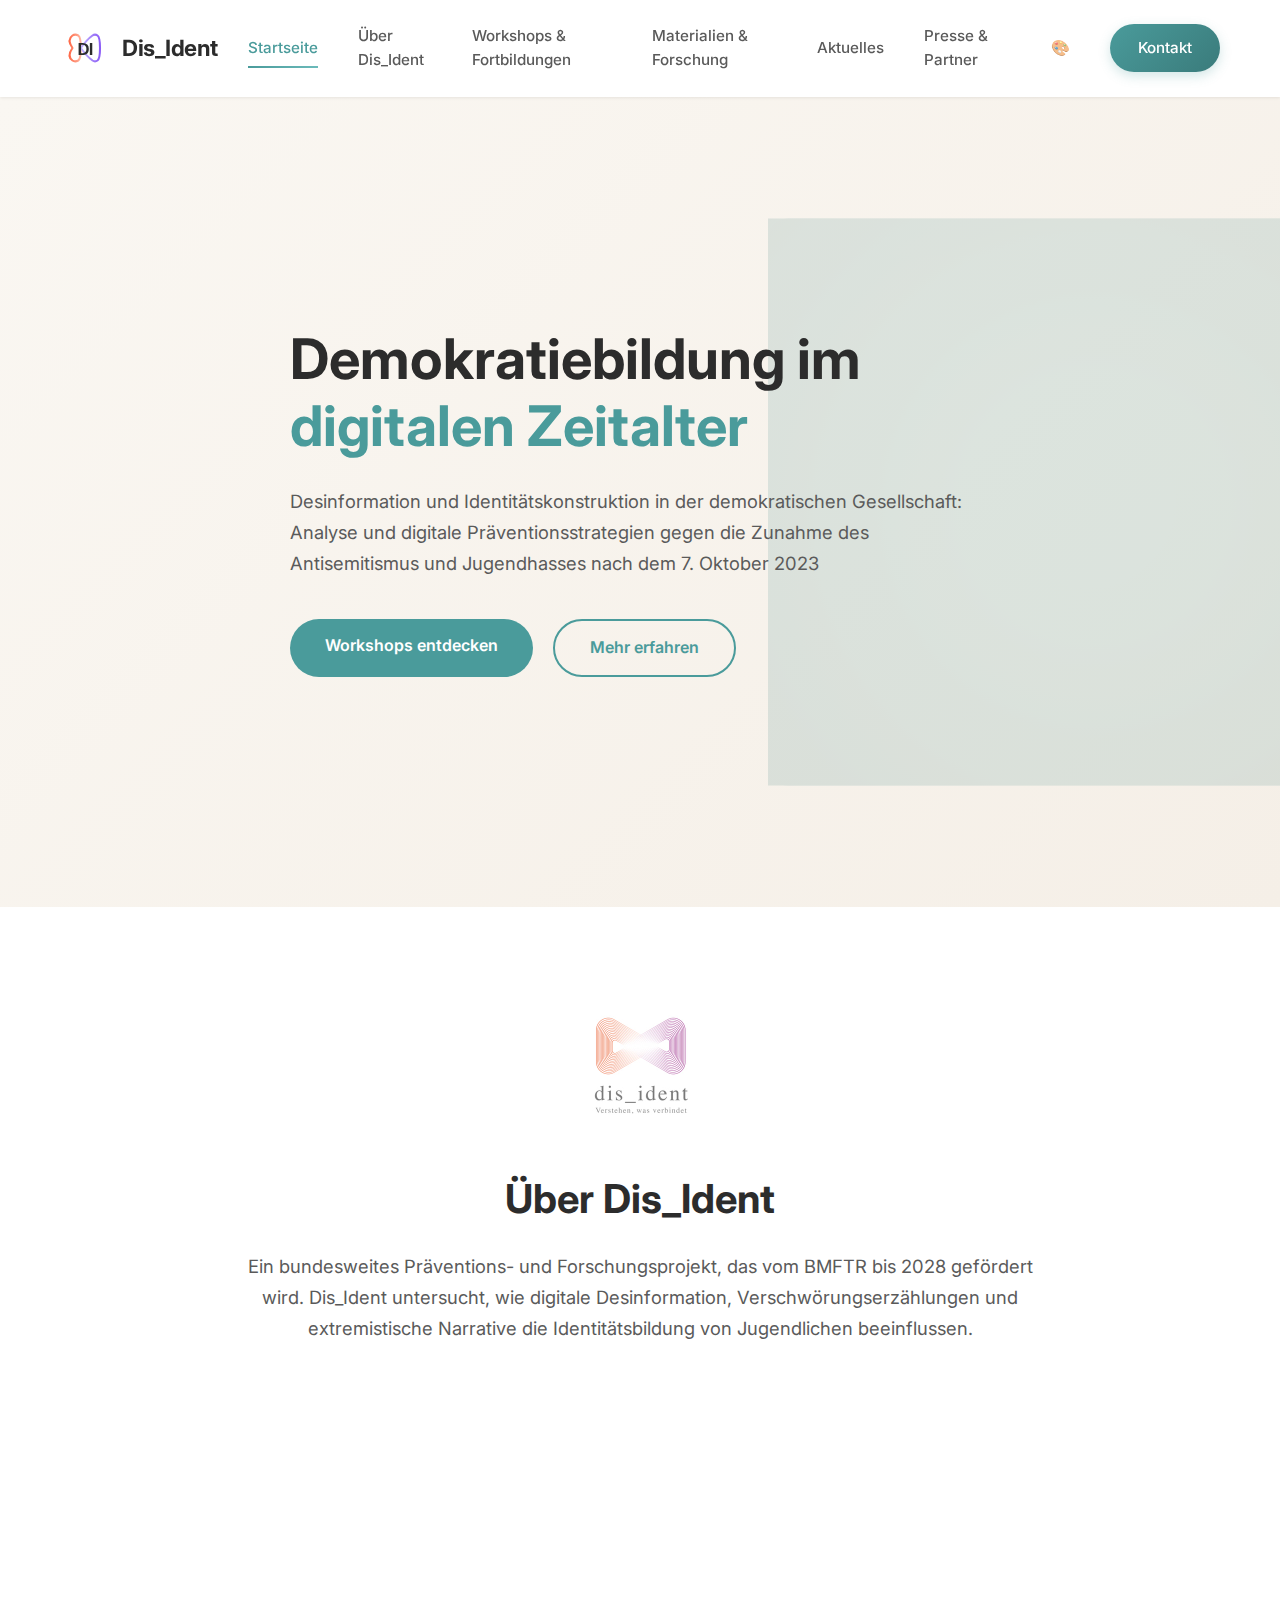
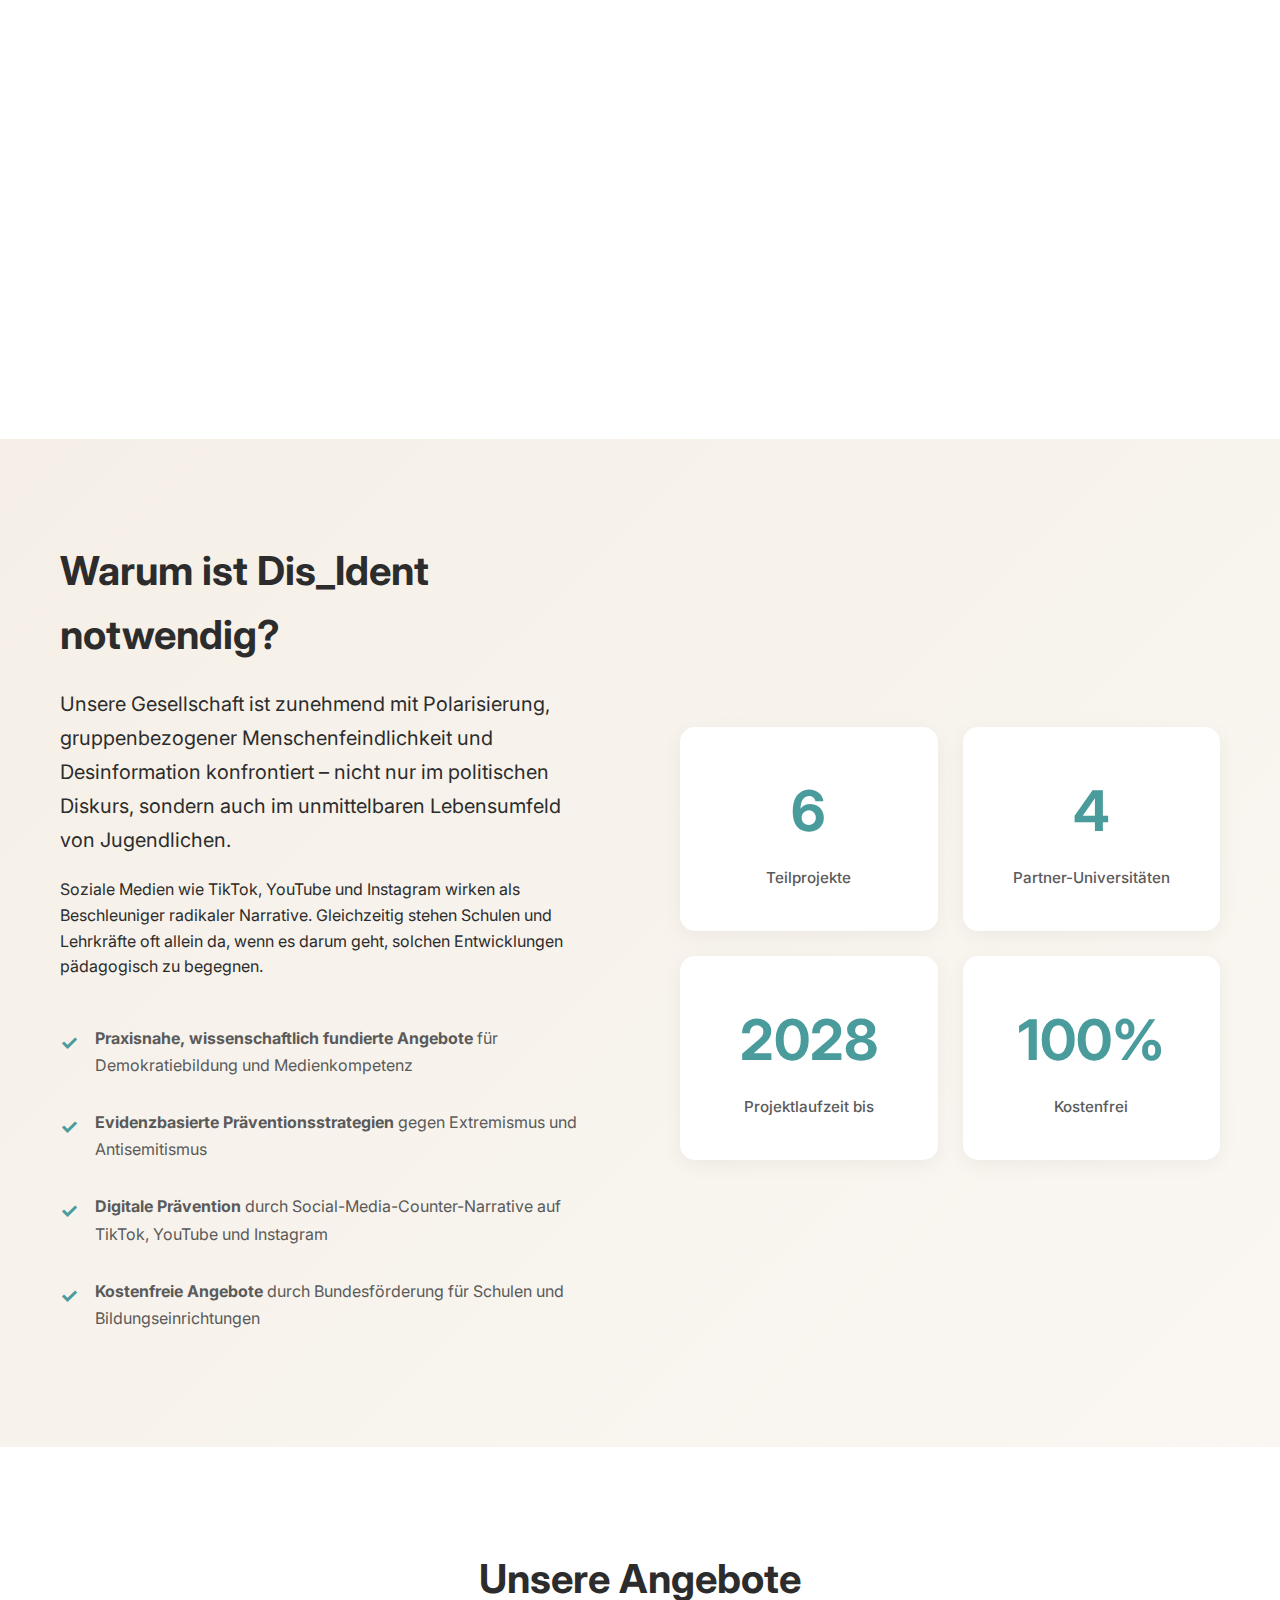
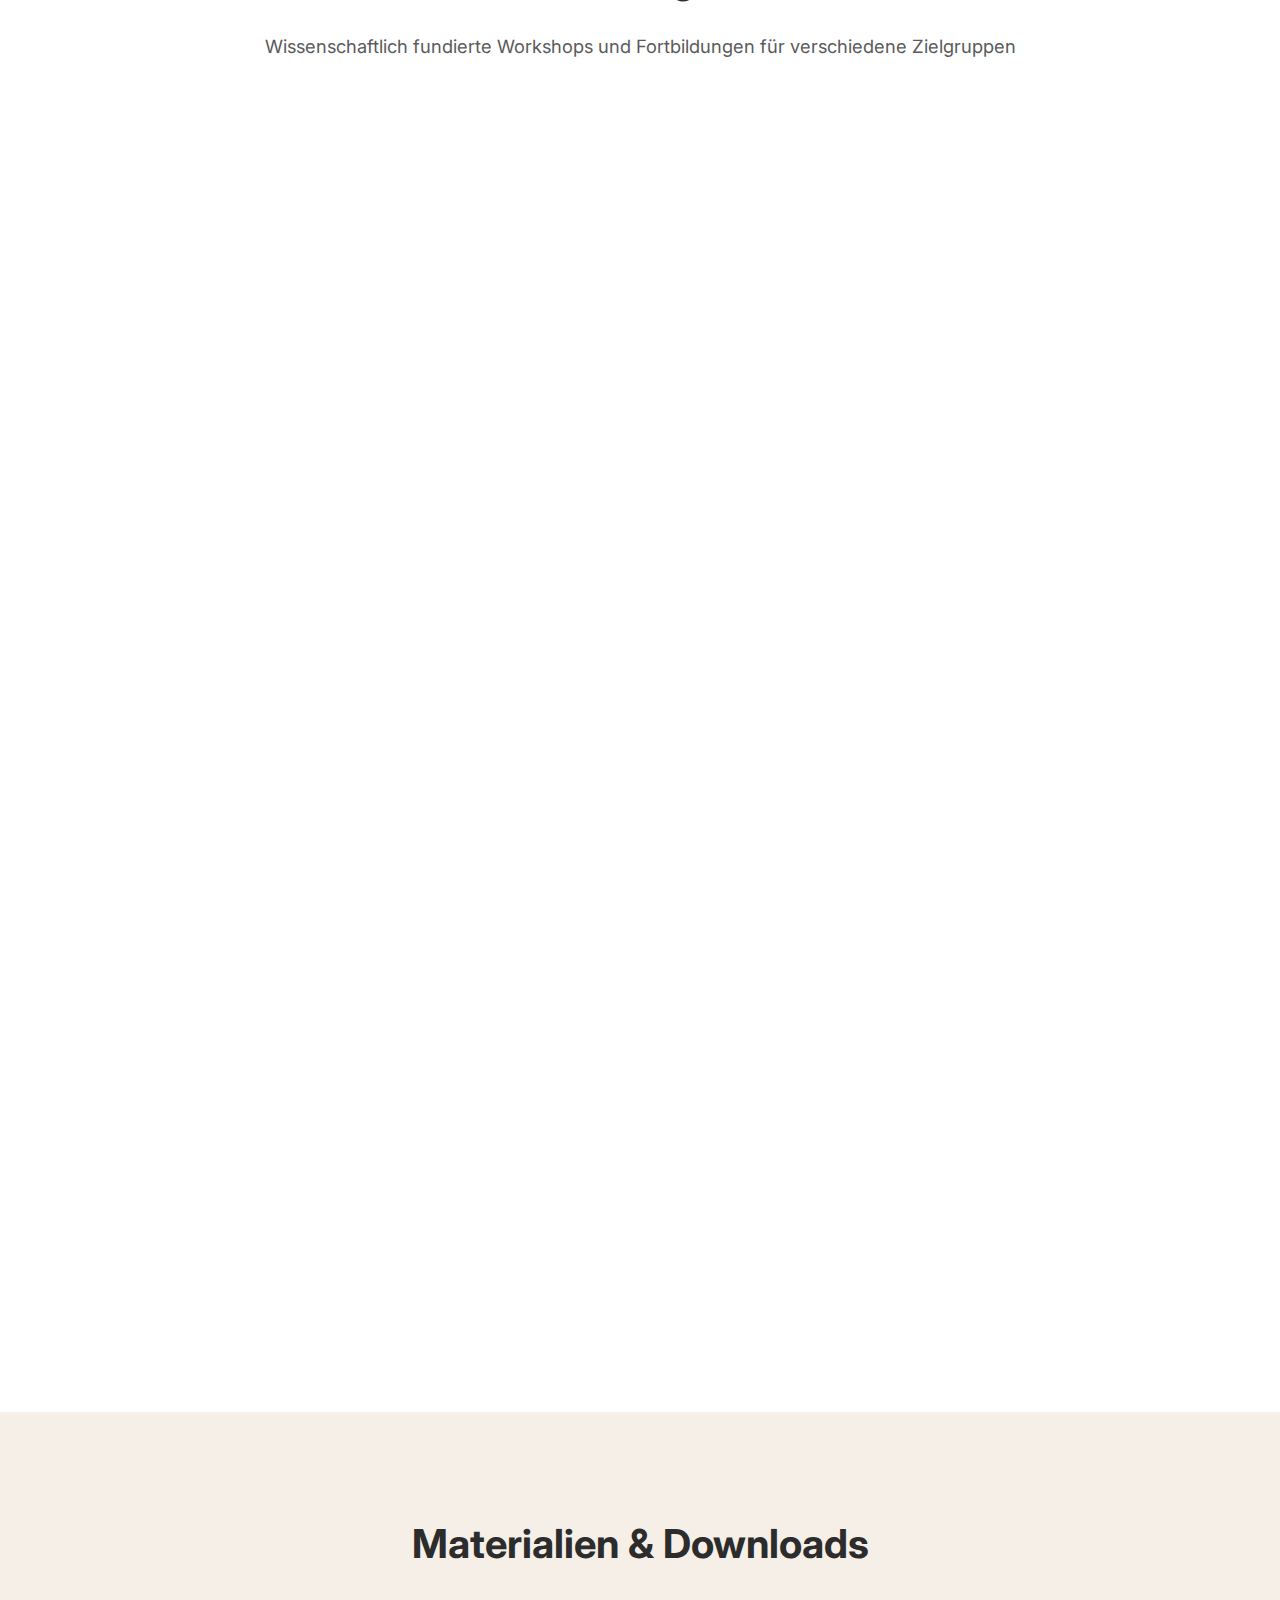
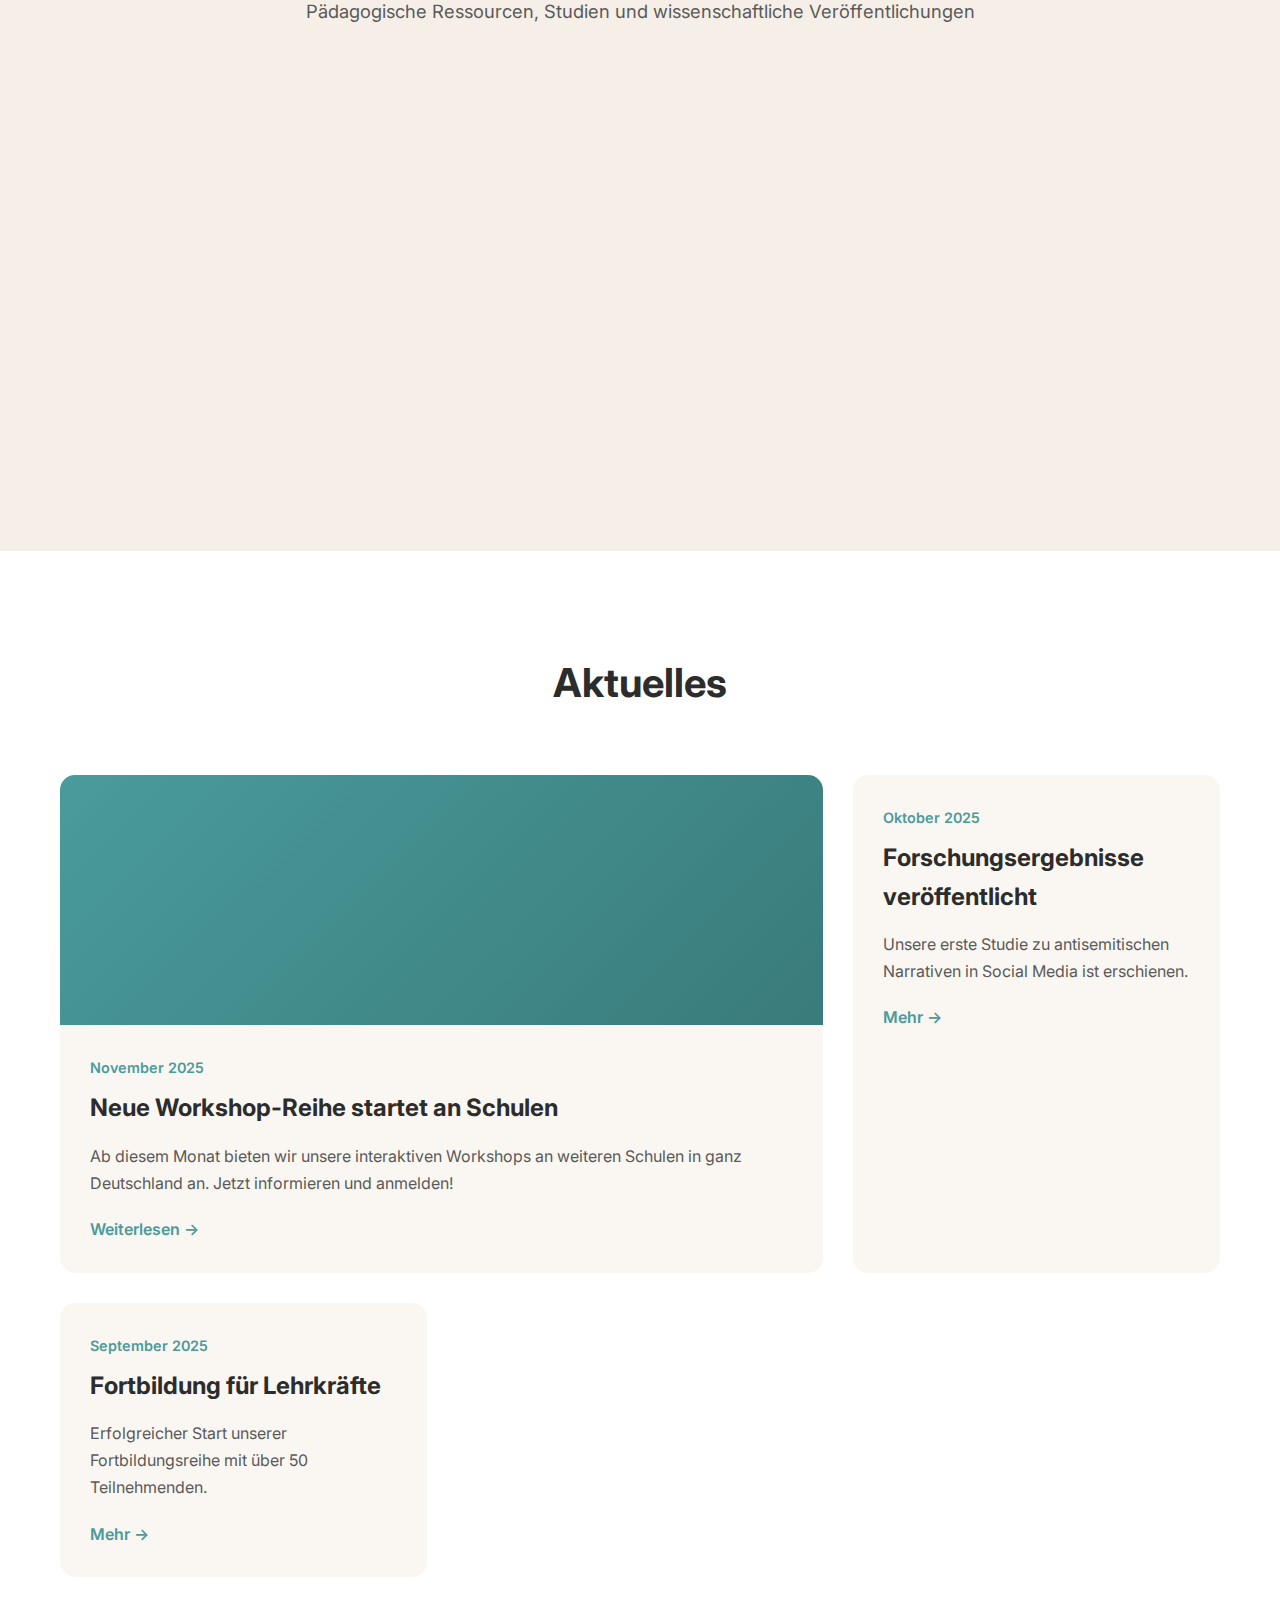
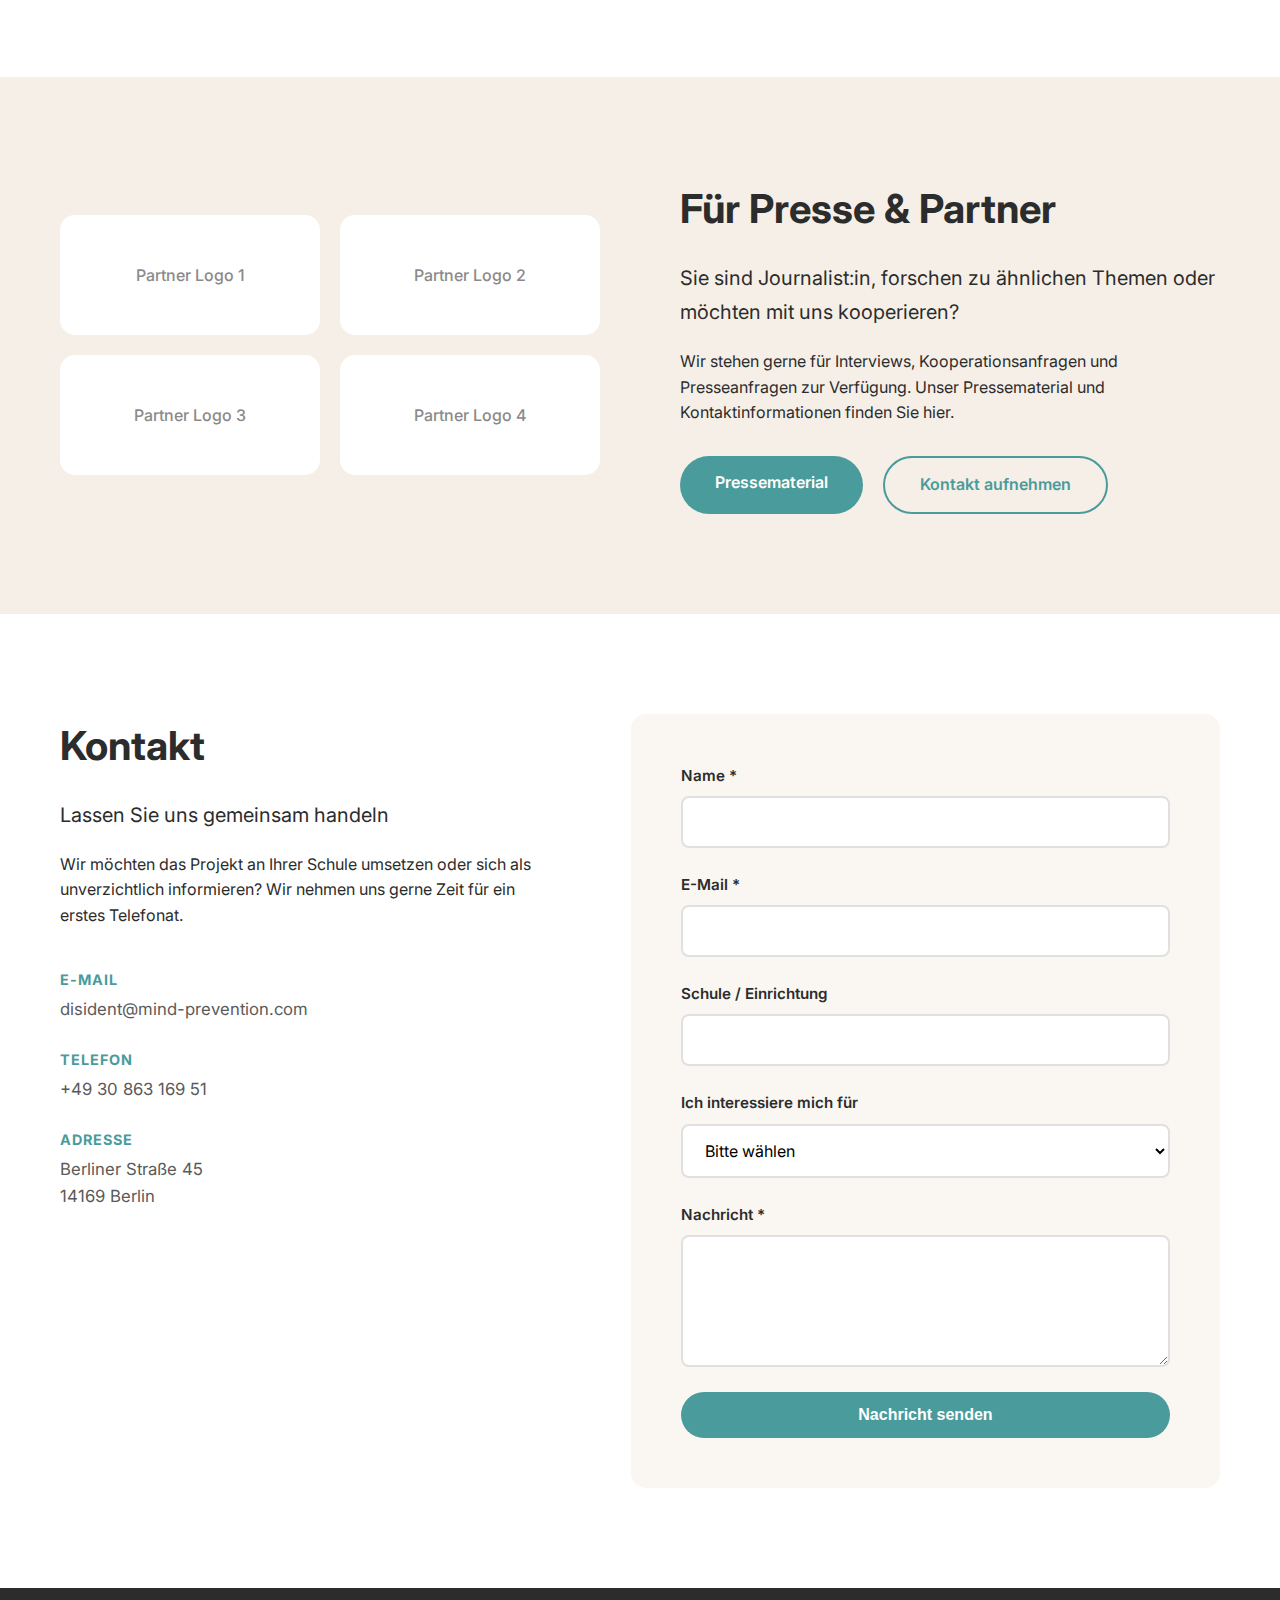
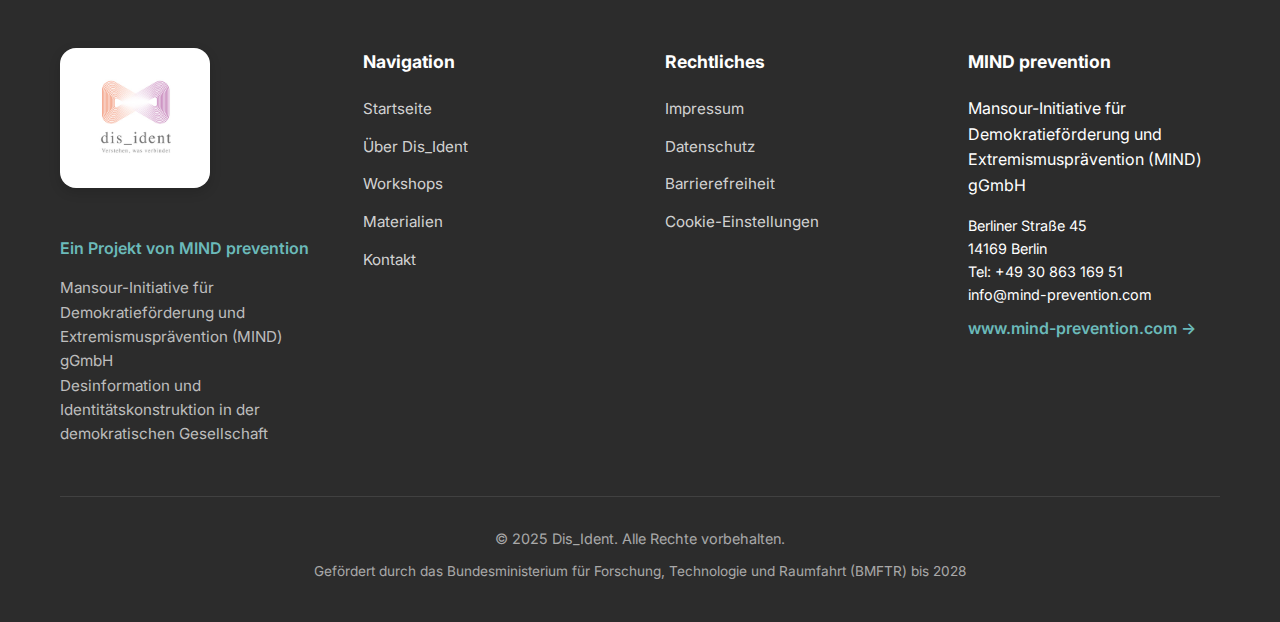
<file: index.html>
<!DOCTYPE html>
<html lang="de">
<head>
    <meta charset="UTF-8">
    <meta name="viewport" content="width=device-width, initial-scale=1.0">
    <title>Dis_Ident - Desinformation und Identitätskonstruktion</title>
    <link rel="stylesheet" href="styles.css">
    <link href="https://fonts.googleapis.com/css2?family=Inter:wght@300;400;500;600;700&display=swap" rel="stylesheet">
</head>
<body>
    <!-- Header & Navigation -->
    <header class="header">
        <div class="container">
            <div class="nav-wrapper">
                <a href="#home" class="logo">
                    <img src="logo-di.svg" alt="Dis_Ident Logo" class="logo-image">
                    <span class="logo-text-header">Dis_Ident</span>
                </a>
                <nav class="main-nav">
                    <a href="#home" class="nav-link active">Startseite</a>
                    <a href="#about" class="nav-link">Über Dis_Ident</a>
                    <a href="#workshops" class="nav-link">Workshops & Fortbildungen</a>
                    <a href="#materials" class="nav-link">Materialien & Forschung</a>
                    <a href="#news" class="nav-link">Aktuelles</a>
                    <a href="#press" class="nav-link">Presse & Partner</a>
                    <a href="alternative.html" class="nav-link" style="opacity: 0.7;" title="Alternative Ansicht">🎨</a>
                    <a href="#contact" class="nav-link contact-btn">Kontakt</a>
                </nav>
                <button class="mobile-menu-toggle">
                    <span></span>
                    <span></span>
                    <span></span>
                </button>
            </div>
        </div>
    </header>

    <!-- Hero Section -->
    <section class="hero" id="home">
        <div class="container">
            <div class="hero-content">
                <h1 class="hero-title">
                    Demokratiebildung im <span class="highlight">digitalen Zeitalter</span>
                </h1>
                <p class="hero-subtitle">
                    Desinformation und Identitätskonstruktion in der demokratischen Gesellschaft: 
                    Analyse und digitale Präventionsstrategien gegen die Zunahme des Antisemitismus 
                    und Jugendhasses nach dem 7. Oktober 2023
                </p>
                <div class="hero-cta">
                    <a href="#workshops" class="btn btn-primary">Workshops entdecken</a>
                    <a href="#about" class="btn btn-secondary">Mehr erfahren</a>
                </div>
            </div>
        </div>
        <div class="hero-image">
            <div class="image-placeholder"></div>
        </div>
    </section>

    <!-- About Section -->
    <section class="section about-section" id="about">
        <div class="container">
            <div class="section-header">
                <div class="about-logo-wrapper">
                    <img src="dis_ident RGB Logo (2).jpeg" alt="Dis_Ident Logo" class="about-logo">
                </div>
                <h2 class="section-title">Über Dis_Ident</h2>
                <p class="section-intro">
                    Ein bundesweites Präventions- und Forschungsprojekt, das vom BMFTR bis 2028 gefördert wird. 
                    Dis_Ident untersucht, wie digitale Desinformation, Verschwörungserzählungen und extremistische 
                    Narrative die Identitätsbildung von Jugendlichen beeinflussen.
                </p>
            </div>
            
            <div class="content-grid">
                <div class="content-card">
                    <div class="card-icon">
                        <svg width="48" height="48" viewBox="0 0 48 48" fill="none" xmlns="http://www.w3.org/2000/svg">
                            <circle cx="24" cy="24" r="20" stroke="#4A9B9B" stroke-width="2"/>
                            <circle cx="24" cy="24" r="12" stroke="#4A9B9B" stroke-width="2"/>
                            <circle cx="24" cy="24" r="4" fill="#4A9B9B"/>
                        </svg>
                    </div>
                    <h3>Hintergrund & Ziele</h3>
                    <p>
                        Das Projekt reagiert auf die alarmierende Zunahme antisemitischer Äußerungen und 
                        radikalisierender Haltungen unter Jugendlichen seit dem 7. Oktober 2023. Ziel ist es, 
                        Jugendliche frühzeitig zu stärken, bevor sich extremistische Denkmuster verfestigen – 
                        online, in der Schule, im Alltag.
                    </p>
                    <a href="#" class="card-link">Mehr erfahren →</a>
                </div>
                
                <div class="content-card">
                    <div class="card-icon">
                        <svg width="48" height="48" viewBox="0 0 48 48" fill="none" xmlns="http://www.w3.org/2000/svg">
                            <circle cx="16" cy="18" r="6" stroke="#4A9B9B" stroke-width="2" fill="none"/>
                            <circle cx="32" cy="18" r="6" stroke="#4A9B9B" stroke-width="2" fill="none"/>
                            <path d="M8 36c0-4 3.5-6 8-6s8 2 8 6M40 36c0-4-3.5-6-8-6s-8 2-8 6" stroke="#4A9B9B" stroke-width="2" stroke-linecap="round"/>
                            <path d="M24 30c-2.5 0-4.5 1-6 3" stroke="#4A9B9B" stroke-width="2" stroke-linecap="round"/>
                            <path d="M24 30c2.5 0 4.5 1 6 3" stroke="#4A9B9B" stroke-width="2" stroke-linecap="round"/>
                        </svg>
                    </div>
                    <h3>Team & Partner</h3>
                    <p>
                        Ein interdisziplinäres Team aus Wissenschaft und Praxis arbeitet in sechs eng verzahnten 
                        Teilprojekten zusammen. Zu den Partnerinstitutionen gehören die LMU München, die Universität 
                        Heidelberg, die Universität zu Köln und die FAU Erlangen-Nürnberg.
                    </p>
                    <a href="#" class="card-link">Team kennenlernen →</a>
                </div>
                
                <div class="content-card">
                    <div class="card-icon">
                        <svg width="48" height="48" viewBox="0 0 48 48" fill="none" xmlns="http://www.w3.org/2000/svg">
                            <path d="M24 8v8M24 32v8M16 24h-8M40 24h-8M18.34 18.34l-5.66-5.66M35.32 35.32l-5.66-5.66M18.34 29.66l-5.66 5.66M35.32 12.68l-5.66 5.66" stroke="#4A9B9B" stroke-width="2" stroke-linecap="round"/>
                            <circle cx="24" cy="24" r="8" stroke="#4A9B9B" stroke-width="2" fill="none"/>
                        </svg>
                    </div>
                    <h3>Förderung</h3>
                    <p>
                        Das Projekt wird vom Bundesministerium für Forschung, Technologie und Raumfahrt (BMFTR) 
                        bis 2028 gefördert. Alle Workshops und Fortbildungen sind für Schulen und Bildungseinrichtungen kostenfrei.
                    </p>
                    <a href="#" class="card-link">Details zur Förderung →</a>
                </div>
            </div>
        </div>
    </section>

    <!-- Why Dis_Ident -->
    <section class="section why-section">
        <div class="container">
            <div class="two-column-layout">
                <div class="column-content">
                    <h2 class="section-title">Warum ist Dis_Ident notwendig?</h2>
                    <p class="large-text">
                        Unsere Gesellschaft ist zunehmend mit Polarisierung, gruppenbezogener 
                        Menschenfeindlichkeit und Desinformation konfrontiert – nicht nur im politischen 
                        Diskurs, sondern auch im unmittelbaren Lebensumfeld von Jugendlichen.
                    </p>
                    <p>
                        Soziale Medien wie TikTok, YouTube und Instagram wirken als Beschleuniger 
                        radikaler Narrative. Gleichzeitig stehen Schulen und Lehrkräfte oft allein da, 
                        wenn es darum geht, solchen Entwicklungen pädagogisch zu begegnen.
                    </p>
                    <ul class="feature-list">
                        <li>
                            <strong>Praxisnahe, wissenschaftlich fundierte Angebote</strong> 
                            für Demokratiebildung und Medienkompetenz
                        </li>
                        <li>
                            <strong>Evidenzbasierte Präventionsstrategien</strong> 
                            gegen Extremismus und Antisemitismus
                        </li>
                        <li>
                            <strong>Digitale Prävention</strong> durch Social-Media-Counter-Narrative 
                            auf TikTok, YouTube und Instagram
                        </li>
                        <li>
                            <strong>Kostenfreie Angebote</strong> durch Bundesförderung 
                            für Schulen und Bildungseinrichtungen
                        </li>
                    </ul>
                </div>
                <div class="column-visual">
                    <div class="stats-grid">
                        <div class="stat-box">
                            <div class="stat-number">6</div>
                            <div class="stat-label">Teilprojekte</div>
                        </div>
                        <div class="stat-box">
                            <div class="stat-number">4</div>
                            <div class="stat-label">Partner-Universitäten</div>
                        </div>
                        <div class="stat-box">
                            <div class="stat-number">2028</div>
                            <div class="stat-label">Projektlaufzeit bis</div>
                        </div>
                        <div class="stat-box">
                            <div class="stat-number">100%</div>
                            <div class="stat-label">Kostenfrei</div>
                        </div>
                    </div>
                </div>
            </div>
        </div>
    </section>

    <!-- Workshops Section -->
    <section class="section workshops-section" id="workshops">
        <div class="container">
            <div class="section-header centered">
                <h2 class="section-title">Unsere Angebote</h2>
                <p class="section-intro">
                    Wissenschaftlich fundierte Workshops und Fortbildungen für verschiedene Zielgruppen
                </p>
            </div>

            <div class="offerings-grid">
                <div class="offering-card featured">
                    <span class="card-badge">Für Schulen</span>
                    <h3>Workshops für Schüler:innen</h3>
                    <p class="card-age">14-22 Jahre</p>
                    <p>
                        In interaktiven Workshops lernen Jugendliche mit erfahrenen Trainer:innen, wie man 
                        diskriminierenden Aussagen begegnet, eigene Haltungen reflektiert und Ambiguitätstoleranz aufbaut. 
                        Besonders im Fokus stehen Jugendliche mit internationaler Migrationsbiografie.
                    </p>
                    <ul class="offering-features">
                        <li>Dialog- und theaterpädagogische Methoden</li>
                        <li>Rollenspiele relevant für die Lebenswelt</li>
                        <li>Förderung von Perspektivwechsel und kritischem Denken</li>
                        <li>Stärkung der eigenen Identität und Resilienz</li>
                    </ul>
                    <a href="#" class="btn btn-primary">Workshop anfragen</a>
                </div>

                <div class="offering-card">
                    <span class="card-badge">Für Fachkräfte</span>
                    <h3>Fortbildungen für Lehrkräfte</h3>
                    <p>
                        Wir vermitteln Wissen über Radikalisierungsprozesse, Risikofaktoren wie Diskriminierungserfahrungen, 
                        autoritäre Erziehung oder soziale Isolation und Strategien zur Deeskalation im Klassenzimmer. 
                        Unsere Fortbildungen basieren auf realen Fallbeispielen.
                    </p>
                    <a href="#" class="btn btn-secondary">Mehr erfahren</a>
                </div>

                <div class="offering-card">
                    <span class="card-badge">Forschung</span>
                    <h3>KI-gestütztes Monitoring & Evaluation</h3>
                    <p>
                        Unser Forschungsteam analysiert mithilfe künstlicher Intelligenz 
                        antisemitische und islamistische Narrative in Social Media. Alle Maßnahmen 
                        werden wissenschaftlich im Rahmen einer längsschnittlichen Studie mit 
                        Kontrollgruppen evaluiert.
                    </p>
                    <a href="#" class="btn btn-secondary">Forschung entdecken</a>
                </div>

                <div class="offering-card">
                    <span class="card-badge">Digital</span>
                    <h3>Social-Media-Counter-Narrative</h3>
                    <p>
                        Wir erforschen, wie digitale Gegenstrategien auf Plattformen wie TikTok, 
                        YouTube und Instagram wirken, und entwickeln Inhalte, die Extremismus 
                        online etwas entgegensetzen können.
                    </p>
                    <a href="#" class="btn btn-secondary">Mehr erfahren</a>
                </div>
            </div>
        </div>
    </section>

    <!-- Materials Section -->
    <section class="section materials-section" id="materials">
        <div class="container">
            <div class="section-header">
                <h2 class="section-title">Materialien & Downloads</h2>
                <p class="section-intro">
                    Pädagogische Ressourcen, Studien und wissenschaftliche Veröffentlichungen
                </p>
            </div>

            <div class="materials-grid">
                <div class="material-card">
                    <div class="material-icon">
                        <svg width="56" height="56" viewBox="0 0 56 56" fill="none" xmlns="http://www.w3.org/2000/svg">
                            <rect x="8" y="12" width="12" height="32" rx="2" stroke="#4A9B9B" stroke-width="2" fill="none"/>
                            <rect x="22" y="12" width="12" height="32" rx="2" stroke="#4A9B9B" stroke-width="2" fill="none"/>
                            <rect x="36" y="12" width="12" height="32" rx="2" stroke="#4A9B9B" stroke-width="2" fill="none"/>
                            <line x1="12" y1="20" x2="18" y2="20" stroke="#4A9B9B" stroke-width="1.5"/>
                            <line x1="12" y1="26" x2="18" y2="26" stroke="#4A9B9B" stroke-width="1.5"/>
                            <line x1="26" y1="20" x2="32" y2="20" stroke="#4A9B9B" stroke-width="1.5"/>
                            <line x1="26" y1="26" x2="32" y2="26" stroke="#4A9B9B" stroke-width="1.5"/>
                            <line x1="40" y1="20" x2="46" y2="20" stroke="#4A9B9B" stroke-width="1.5"/>
                            <line x1="40" y1="26" x2="46" y2="26" stroke="#4A9B9B" stroke-width="1.5"/>
                        </svg>
                    </div>
                    <h4>Pädagogische Materialien</h4>
                    <p>Praxisorientierte Unterrichtsmaterialien und Leitfäden für die Arbeit mit Jugendlichen</p>
                    <a href="#" class="btn btn-text">Materialien herunterladen →</a>
                </div>

                <div class="material-card">
                    <div class="material-icon">
                        <svg width="56" height="56" viewBox="0 0 56 56" fill="none" xmlns="http://www.w3.org/2000/svg">
                            <rect x="16" y="8" width="24" height="32" rx="2" stroke="#4A9B9B" stroke-width="2" fill="none"/>
                            <path d="M20 16h16M20 22h16M20 28h12" stroke="#4A9B9B" stroke-width="1.5" stroke-linecap="round"/>
                            <circle cx="28" cy="36" r="4" stroke="#4A9B9B" stroke-width="2" fill="none"/>
                            <path d="M28 40v4M28 32v-2" stroke="#4A9B9B" stroke-width="2" stroke-linecap="round"/>
                            <path d="M24 36h-2M34 36h2" stroke="#4A9B9B" stroke-width="2" stroke-linecap="round"/>
                        </svg>
                    </div>
                    <h4>Studien & Veröffentlichungen</h4>
                    <p>Wissenschaftliche Publikationen und Forschungsergebnisse zum Projekt</p>
                    <a href="#" class="btn btn-text">Publikationen ansehen →</a>
                </div>

                <div class="material-card">
                    <div class="material-icon">
                        <svg width="56" height="56" viewBox="0 0 56 56" fill="none" xmlns="http://www.w3.org/2000/svg">
                            <rect x="8" y="40" width="8" height="8" rx="1" fill="#4A9B9B" opacity="0.8"/>
                            <rect x="20" y="32" width="8" height="16" rx="1" fill="#4A9B9B" opacity="0.8"/>
                            <rect x="32" y="24" width="8" height="24" rx="1" fill="#4A9B9B" opacity="0.8"/>
                            <rect x="44" y="16" width="8" height="32" rx="1" fill="#4A9B9B" opacity="0.8"/>
                            <line x1="8" y1="48" x2="52" y2="48" stroke="#4A9B9B" stroke-width="2" stroke-linecap="round"/>
                            <line x1="8" y1="48" x2="8" y2="8" stroke="#4A9B9B" stroke-width="2" stroke-linecap="round"/>
                        </svg>
                    </div>
                    <h4>Factsheets & Infografiken</h4>
                    <p>Kompakte Übersichten zu Desinformation, Extremismus und Prävention</p>
                    <a href="#" class="btn btn-text">Downloads →</a>
                </div>
            </div>
        </div>
    </section>

    <!-- News Section -->
    <section class="section news-section" id="news">
        <div class="container">
            <div class="section-header">
                <h2 class="section-title">Aktuelles</h2>
            </div>

            <div class="news-grid">
                <article class="news-card large">
                    <div class="news-image"></div>
                    <div class="news-content">
                        <span class="news-date">November 2025</span>
                        <h3>Neue Workshop-Reihe startet an Schulen</h3>
                        <p>
                            Ab diesem Monat bieten wir unsere interaktiven Workshops an weiteren 
                            Schulen in ganz Deutschland an. Jetzt informieren und anmelden!
                        </p>
                        <a href="#" class="btn btn-text">Weiterlesen →</a>
                    </div>
                </article>

                <article class="news-card">
                    <span class="news-date">Oktober 2025</span>
                    <h3>Forschungsergebnisse veröffentlicht</h3>
                    <p>
                        Unsere erste Studie zu antisemitischen Narrativen in Social Media 
                        ist erschienen.
                    </p>
                    <a href="#" class="btn btn-text">Mehr →</a>
                </article>

                <article class="news-card">
                    <span class="news-date">September 2025</span>
                    <h3>Fortbildung für Lehrkräfte</h3>
                    <p>
                        Erfolgreicher Start unserer Fortbildungsreihe mit über 50 Teilnehmenden.
                    </p>
                    <a href="#" class="btn btn-text">Mehr →</a>
                </article>
            </div>
        </div>
    </section>

    <!-- Press Section -->
    <section class="section press-section" id="press">
        <div class="container">
            <div class="two-column-layout reverse">
                <div class="column-content">
                    <h2 class="section-title">Für Presse & Partner</h2>
                    <p class="large-text">
                        Sie sind Journalist:in, forschen zu ähnlichen Themen oder möchten mit uns kooperieren?
                    </p>
                    <p>
                        Wir stehen gerne für Interviews, Kooperationsanfragen und Presseanfragen zur Verfügung. 
                        Unser Pressematerial und Kontaktinformationen finden Sie hier.
                    </p>
                    <div class="cta-buttons">
                        <a href="#" class="btn btn-primary">Pressematerial</a>
                        <a href="#contact" class="btn btn-secondary">Kontakt aufnehmen</a>
                    </div>
                </div>
                <div class="column-visual">
                    <div class="partner-logos">
                        <div class="partner-logo">Partner Logo 1</div>
                        <div class="partner-logo">Partner Logo 2</div>
                        <div class="partner-logo">Partner Logo 3</div>
                        <div class="partner-logo">Partner Logo 4</div>
                    </div>
                </div>
            </div>
        </div>
    </section>

    <!-- Contact Section -->
    <section class="section contact-section" id="contact">
        <div class="container">
            <div class="contact-wrapper">
                <div class="contact-info">
                    <h2 class="section-title">Kontakt</h2>
                    <p class="large-text">
                        Lassen Sie uns gemeinsam handeln
                    </p>
                    <p>
                        Wir möchten das Projekt an Ihrer Schule umsetzen oder sich als unverzichtlich informieren? 
                        Wir nehmen uns gerne Zeit für ein erstes Telefonat.
                    </p>
                    
                    <div class="contact-details">
                        <div class="contact-item">
                            <strong>E-Mail</strong>
                            <p>disident@mind-prevention.com</p>
                        </div>
                        <div class="contact-item">
                            <strong>Telefon</strong>
                            <p>+49 30 863 169 51</p>
                        </div>
                        <div class="contact-item">
                            <strong>Adresse</strong>
                            <p>Berliner Straße 45<br>14169 Berlin</p>
                        </div>
                    </div>
                </div>

                <div class="contact-form-wrapper">
                    <form class="contact-form">
                        <div class="form-group">
                            <label for="name">Name *</label>
                            <input type="text" id="name" name="name" required>
                        </div>

                        <div class="form-group">
                            <label for="email">E-Mail *</label>
                            <input type="email" id="email" name="email" required>
                        </div>

                        <div class="form-group">
                            <label for="organization">Schule / Einrichtung</label>
                            <input type="text" id="organization" name="organization">
                        </div>

                        <div class="form-group">
                            <label for="interest">Ich interessiere mich für</label>
                            <select id="interest" name="interest">
                                <option value="">Bitte wählen</option>
                                <option value="workshop">Workshop für Schüler:innen</option>
                                <option value="training">Fortbildung für Lehrkräfte</option>
                                <option value="materials">Materialien & Forschung</option>
                                <option value="partnership">Partnerschaft / Kooperation</option>
                                <option value="press">Presseanfrage</option>
                                <option value="other">Sonstiges</option>
                            </select>
                        </div>

                        <div class="form-group">
                            <label for="message">Nachricht *</label>
                            <textarea id="message" name="message" rows="5" required></textarea>
                        </div>

                        <button type="submit" class="btn btn-primary">Nachricht senden</button>
                    </form>
                </div>
            </div>
        </div>
    </section>

    <!-- Footer -->
    <footer class="footer">
        <div class="container">
            <div class="footer-content">
                <div class="footer-section">
                    <div class="footer-logo-wrapper">
                        <img src="dis_ident RGB Logo (2).jpeg" alt="Dis_Ident Logo" class="footer-logo">
                    </div>
                    <p class="footer-tagline">
                        Ein Projekt von MIND prevention
                    </p>
                    <p class="footer-description">
                        Mansour-Initiative für Demokratieförderung und Extremismusprävention (MIND) gGmbH<br>
                        Desinformation und Identitätskonstruktion in der demokratischen Gesellschaft
                    </p>
                </div>

                <div class="footer-section">
                    <h4>Navigation</h4>
                    <ul class="footer-links">
                        <li><a href="#home">Startseite</a></li>
                        <li><a href="#about">Über Dis_Ident</a></li>
                        <li><a href="#workshops">Workshops</a></li>
                        <li><a href="#materials">Materialien</a></li>
                        <li><a href="#contact">Kontakt</a></li>
                    </ul>
                </div>

                <div class="footer-section">
                    <h4>Rechtliches</h4>
                    <ul class="footer-links">
                        <li><a href="#">Impressum</a></li>
                        <li><a href="#">Datenschutz</a></li>
                        <li><a href="#">Barrierefreiheit</a></li>
                        <li><a href="#">Cookie-Einstellungen</a></li>
                    </ul>
                </div>

                <div class="footer-section">
                    <h4>MIND prevention</h4>
                    <p>
                        Mansour-Initiative für Demokratieförderung und Extremismusprävention (MIND) gGmbH
                    </p>
                    <p style="margin-top: 15px; font-size: 0.9rem;">
                        Berliner Straße 45<br>
                        14169 Berlin<br>
                        Tel: +49 30 863 169 51<br>
                        info@mind-prevention.com
                    </p>
                    <a href="https://www.mind-prevention.com" class="footer-link-external">
                        www.mind-prevention.com →
                    </a>
                </div>
            </div>

            <div class="footer-bottom">
                <p>&copy; 2025 Dis_Ident. Alle Rechte vorbehalten.</p>
                <p class="footer-funding">
                    Gefördert durch das Bundesministerium für Forschung, Technologie und Raumfahrt (BMFTR) bis 2028
                </p>
            </div>
        </div>
    </footer>

    <script src="script.js"></script>
    <script src="news-loader.js"></script>
</body>
</html>
</file>
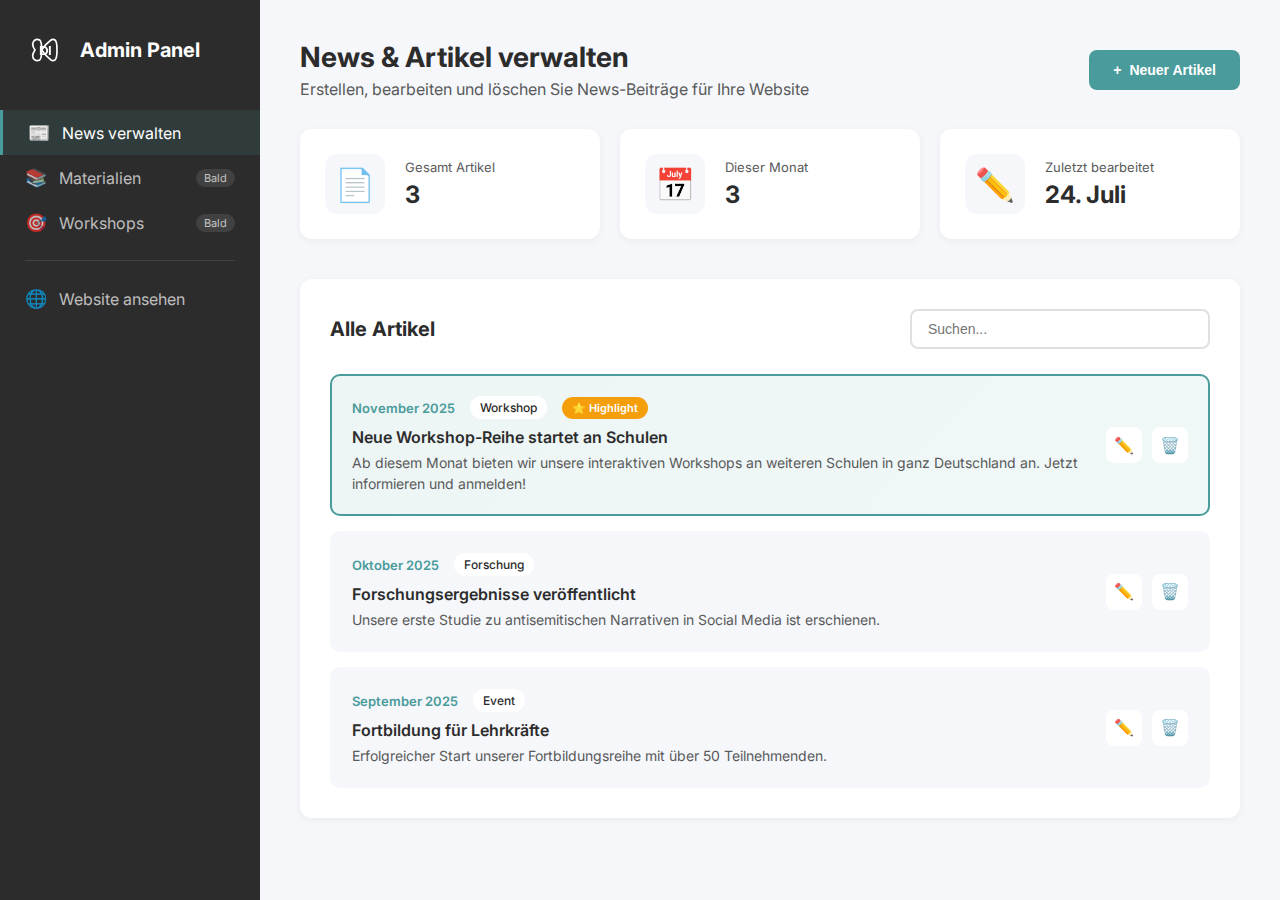
<file: admin.html>
<!DOCTYPE html>
<html lang="de">
<head>
    <meta charset="UTF-8">
    <meta name="viewport" content="width=device-width, initial-scale=1.0">
    <title>Dis_Ident - Admin Panel</title>
    <link rel="stylesheet" href="admin-styles.css">
    <link href="https://fonts.googleapis.com/css2?family=Inter:wght@400;500;600;700&display=swap" rel="stylesheet">
</head>
<body>
    <div class="admin-container">
        <!-- Sidebar -->
        <aside class="admin-sidebar">
            <div class="admin-logo">
                <img src="logo-di.svg" alt="DI" style="width: 40px; filter: brightness(0) invert(1);">
                <h2>Admin Panel</h2>
            </div>
            <nav class="admin-nav">
                <a href="#" class="nav-item active" data-section="news">
                    <span class="icon">📰</span>
                    <span>News verwalten</span>
                </a>
                <a href="#" class="nav-item" data-section="materials">
                    <span class="icon">📚</span>
                    <span>Materialien</span>
                    <span class="badge">Bald</span>
                </a>
                <a href="#" class="nav-item" data-section="workshops">
                    <span class="icon">🎯</span>
                    <span>Workshops</span>
                    <span class="badge">Bald</span>
                </a>
                <div class="nav-divider"></div>
                <a href="index.html" class="nav-item" target="_blank">
                    <span class="icon">🌐</span>
                    <span>Website ansehen</span>
                </a>
            </nav>
        </aside>

        <!-- Main Content -->
        <main class="admin-main">
            <!-- Header -->
            <header class="admin-header">
                <div>
                    <h1>News & Artikel verwalten</h1>
                    <p>Erstellen, bearbeiten und löschen Sie News-Beiträge für Ihre Website</p>
                </div>
                <button class="btn-primary" id="addNewsBtn">
                    <span>+</span> Neuer Artikel
                </button>
            </header>

            <!-- Stats -->
            <div class="stats-grid">
                <div class="stat-card">
                    <div class="stat-icon">📄</div>
                    <div>
                        <div class="stat-label">Gesamt Artikel</div>
                        <div class="stat-value" id="totalArticles">0</div>
                    </div>
                </div>
                <div class="stat-card">
                    <div class="stat-icon">📅</div>
                    <div>
                        <div class="stat-label">Dieser Monat</div>
                        <div class="stat-value" id="thisMonth">0</div>
                    </div>
                </div>
                <div class="stat-card">
                    <div class="stat-icon">✏️</div>
                    <div>
                        <div class="stat-label">Zuletzt bearbeitet</div>
                        <div class="stat-value" id="lastEdited">-</div>
                    </div>
                </div>
            </div>

            <!-- News List -->
            <div class="content-section">
                <div class="section-header">
                    <h2>Alle Artikel</h2>
                    <div class="search-box">
                        <input type="text" placeholder="Suchen..." id="searchInput">
                    </div>
                </div>

                <div id="newsList" class="news-list">
                    <!-- News items will be dynamically added here -->
                </div>

                <div id="emptyState" class="empty-state">
                    <div class="empty-icon">📰</div>
                    <h3>Noch keine Artikel</h3>
                    <p>Erstellen Sie Ihren ersten News-Artikel, um loszulegen</p>
                    <button class="btn-primary" onclick="document.getElementById('addNewsBtn').click()">
                        Ersten Artikel erstellen
                    </button>
                </div>
            </div>
        </main>
    </div>

    <!-- Modal for Adding/Editing News -->
    <div id="newsModal" class="modal">
        <div class="modal-content">
            <div class="modal-header">
                <h2 id="modalTitle">Neuer Artikel</h2>
                <button class="close-btn" id="closeModal">&times;</button>
            </div>
            <form id="newsForm">
                <input type="hidden" id="newsId">
                
                <div class="form-group">
                    <label for="newsTitle">Titel *</label>
                    <input type="text" id="newsTitle" required placeholder="z.B. Neue Workshop-Reihe startet">
                </div>

                <div class="form-group">
                    <label for="newsDate">Datum *</label>
                    <input type="text" id="newsDate" required placeholder="z.B. November 2025">
                </div>

                <div class="form-group">
                    <label for="newsExcerpt">Kurzbeschreibung *</label>
                    <textarea id="newsExcerpt" rows="3" required placeholder="Kurze Zusammenfassung für die Übersicht"></textarea>
                </div>

                <div class="form-group">
                    <label for="newsContent">Vollständiger Inhalt (optional)</label>
                    <textarea id="newsContent" rows="6" placeholder="Vollständiger Artikel-Text (wird auf einer Detailseite angezeigt)"></textarea>
                </div>

                <div class="form-group">
                    <label for="newsCategory">Kategorie</label>
                    <select id="newsCategory">
                        <option value="Allgemein">Allgemein</option>
                        <option value="Workshop">Workshop</option>
                        <option value="Forschung">Forschung</option>
                        <option value="Event">Event</option>
                        <option value="Presse">Presse</option>
                    </select>
                </div>

                <div class="form-group checkbox-group">
                    <label>
                        <input type="checkbox" id="newsHighlight">
                        <span>Als Highlight markieren (wird größer angezeigt)</span>
                    </label>
                </div>

                <div class="form-actions">
                    <button type="button" class="btn-secondary" id="cancelBtn">Abbrechen</button>
                    <button type="submit" class="btn-primary">Speichern</button>
                </div>
            </form>
        </div>
    </div>

    <!-- Preview Modal -->
    <div id="previewModal" class="modal">
        <div class="modal-content">
            <div class="modal-header">
                <h2>Website-Vorschau</h2>
                <button class="close-btn" id="closePreview">&times;</button>
            </div>
            <div class="preview-info">
                <p><strong>Tipp:</strong> So wird dieser Artikel auf Ihrer Website angezeigt</p>
                <div class="preview-links">
                    <a href="index.html#news" target="_blank" class="btn-secondary">Originale Version ansehen</a>
                    <a href="alternative.html#news" target="_blank" class="btn-secondary">Alternative Version ansehen</a>
                </div>
            </div>
        </div>
    </div>

    <script src="admin.js"></script>
</body>
</html>
</file>
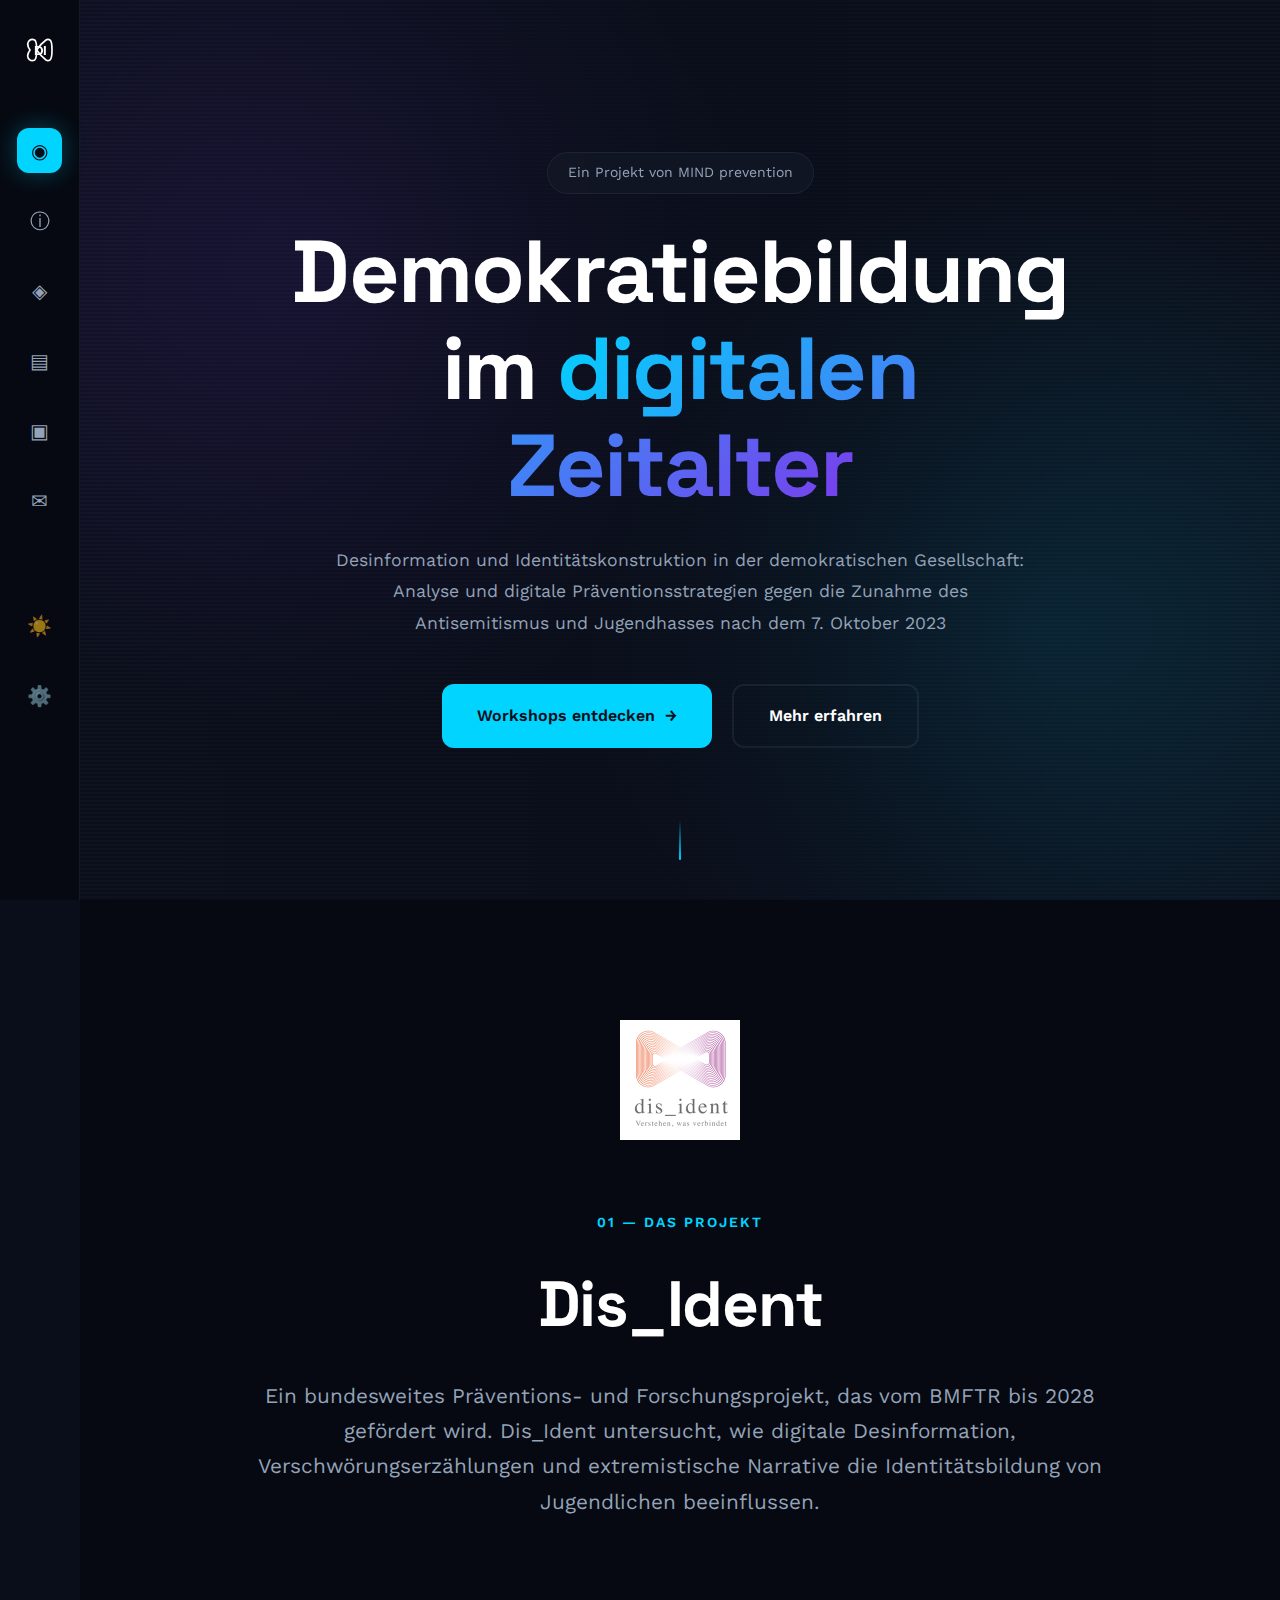
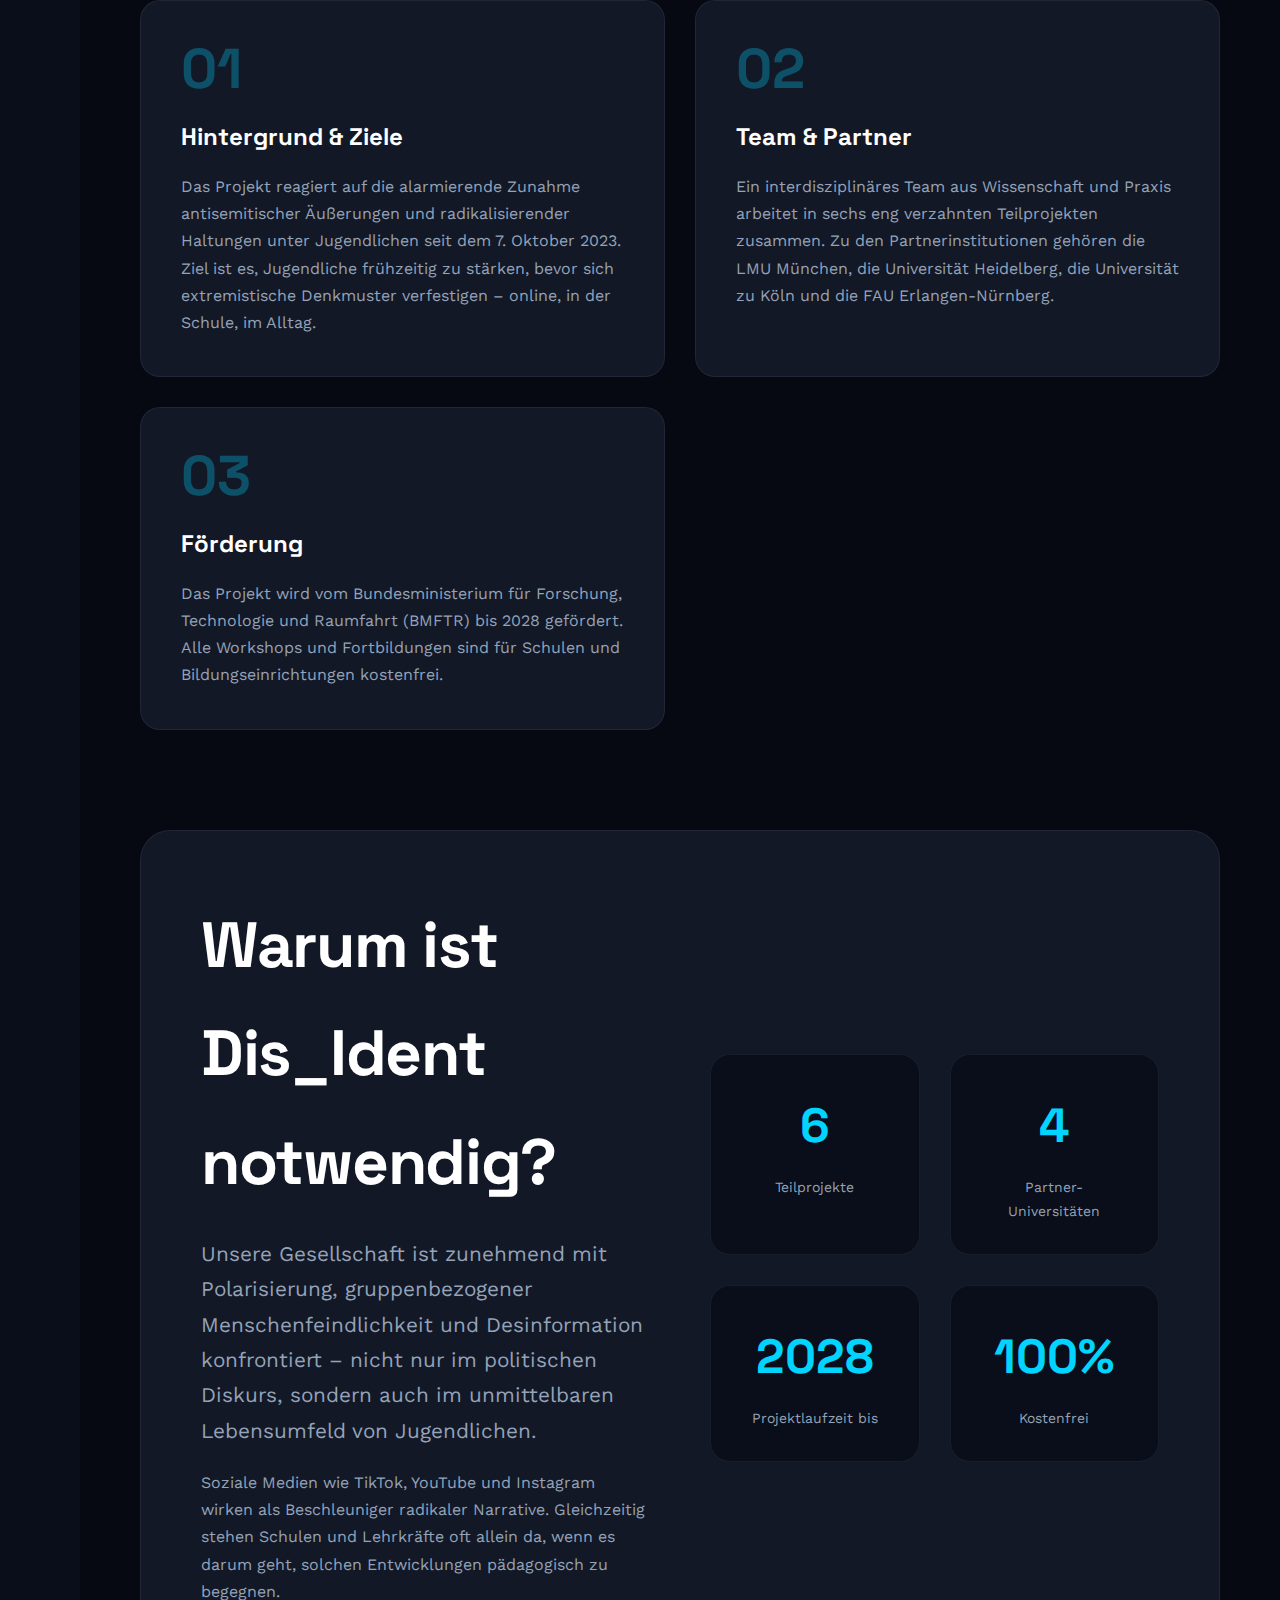
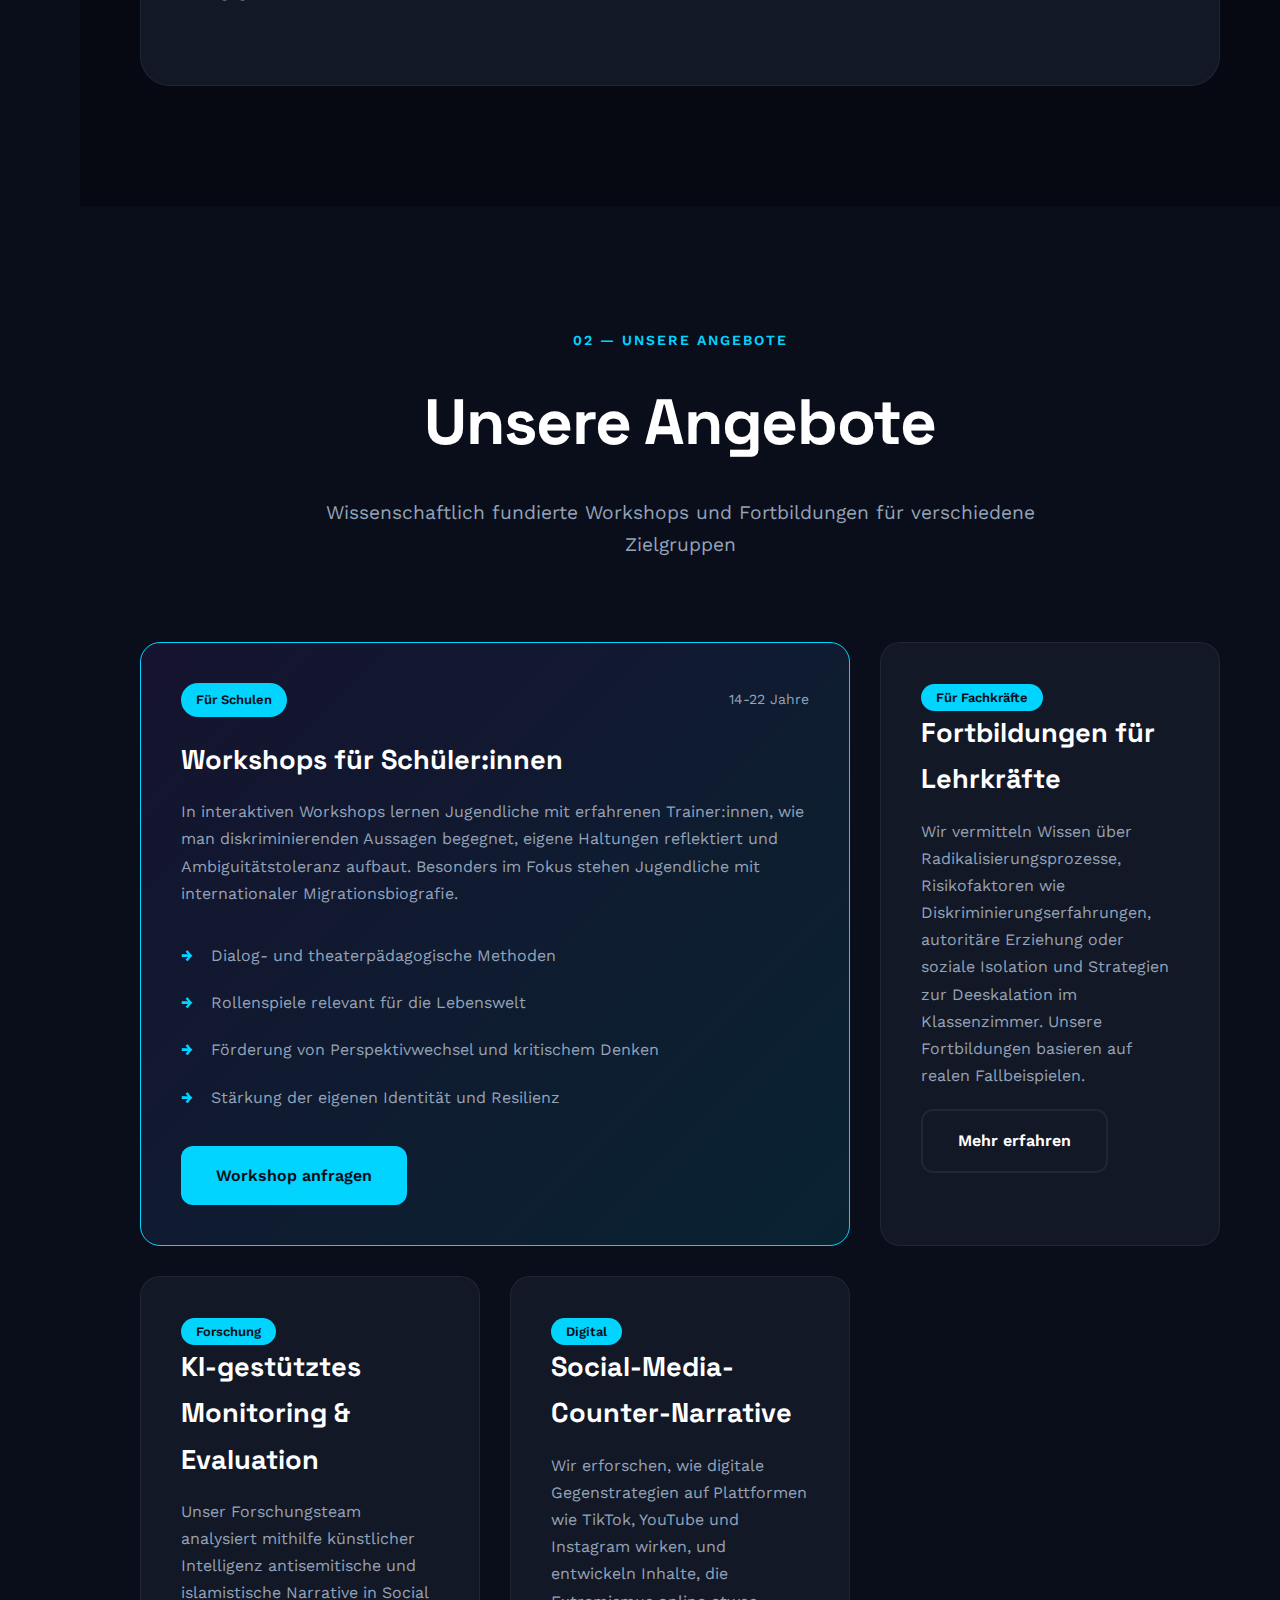
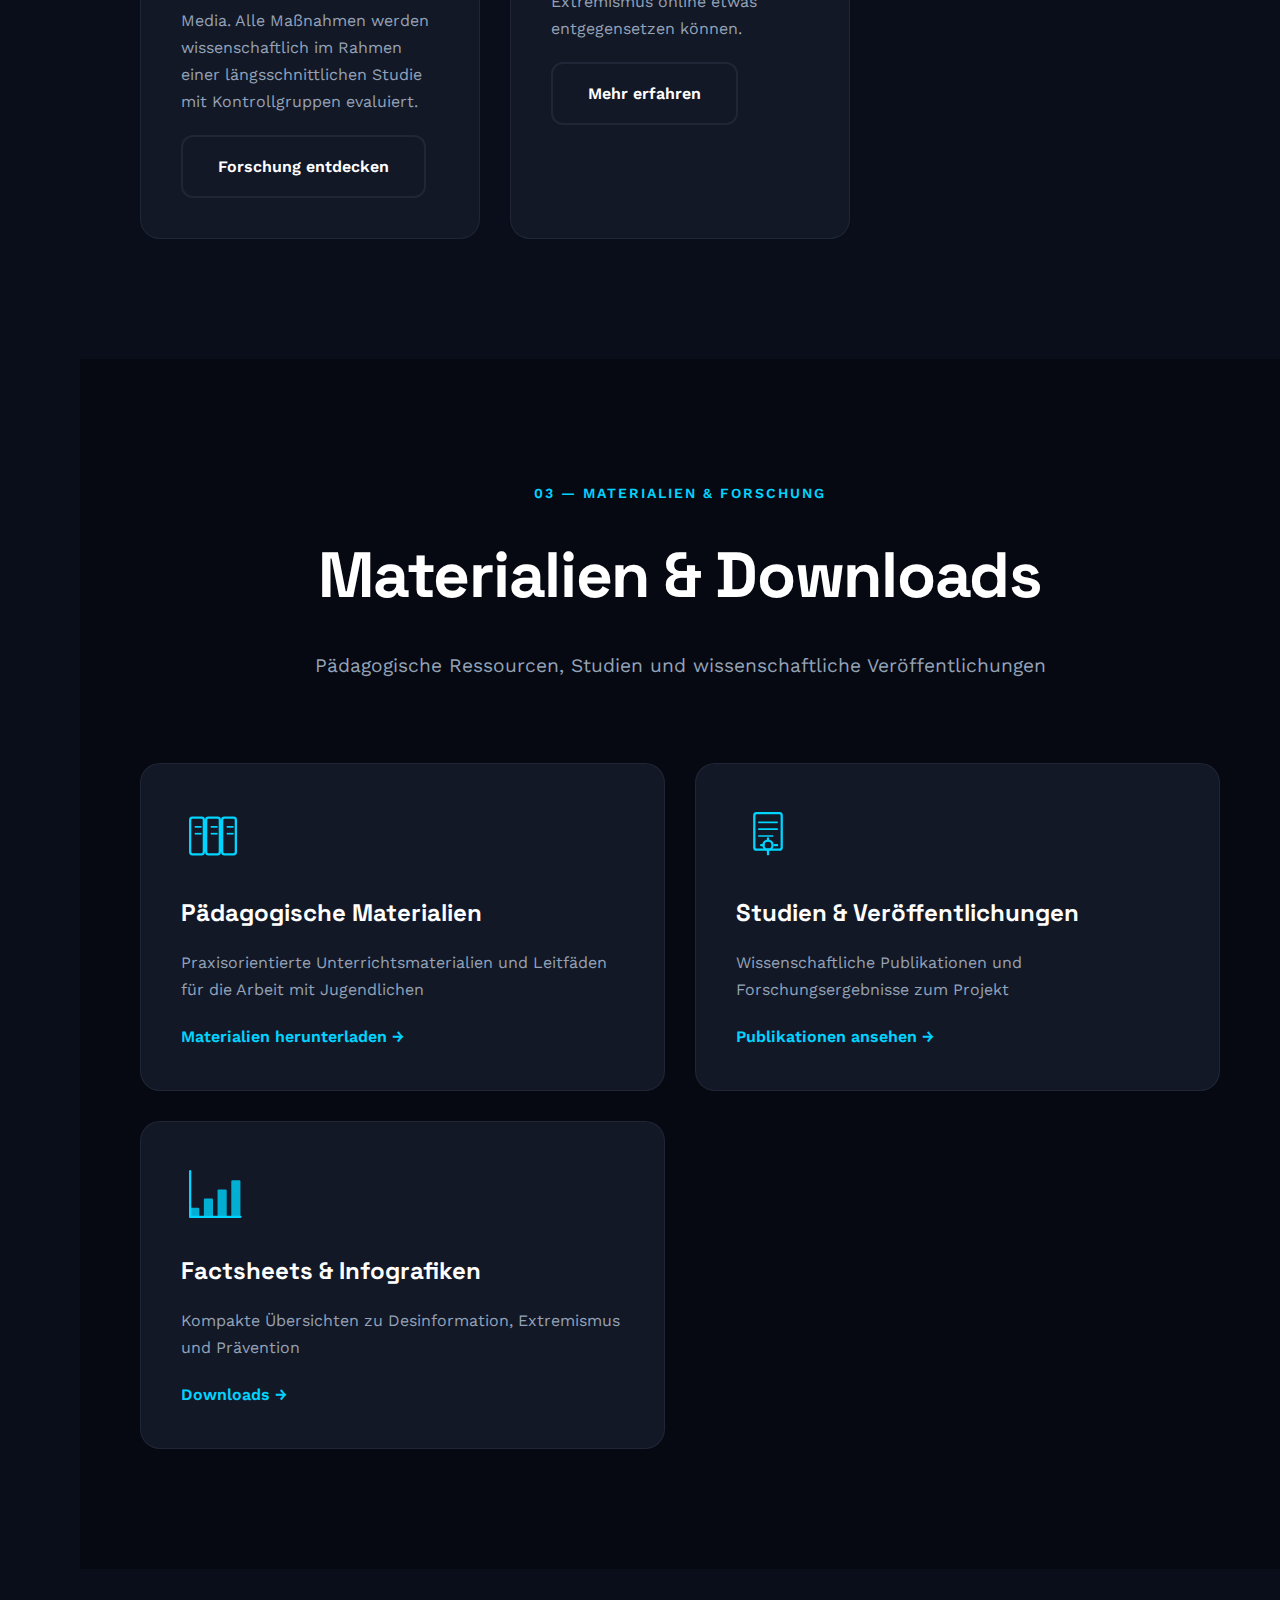
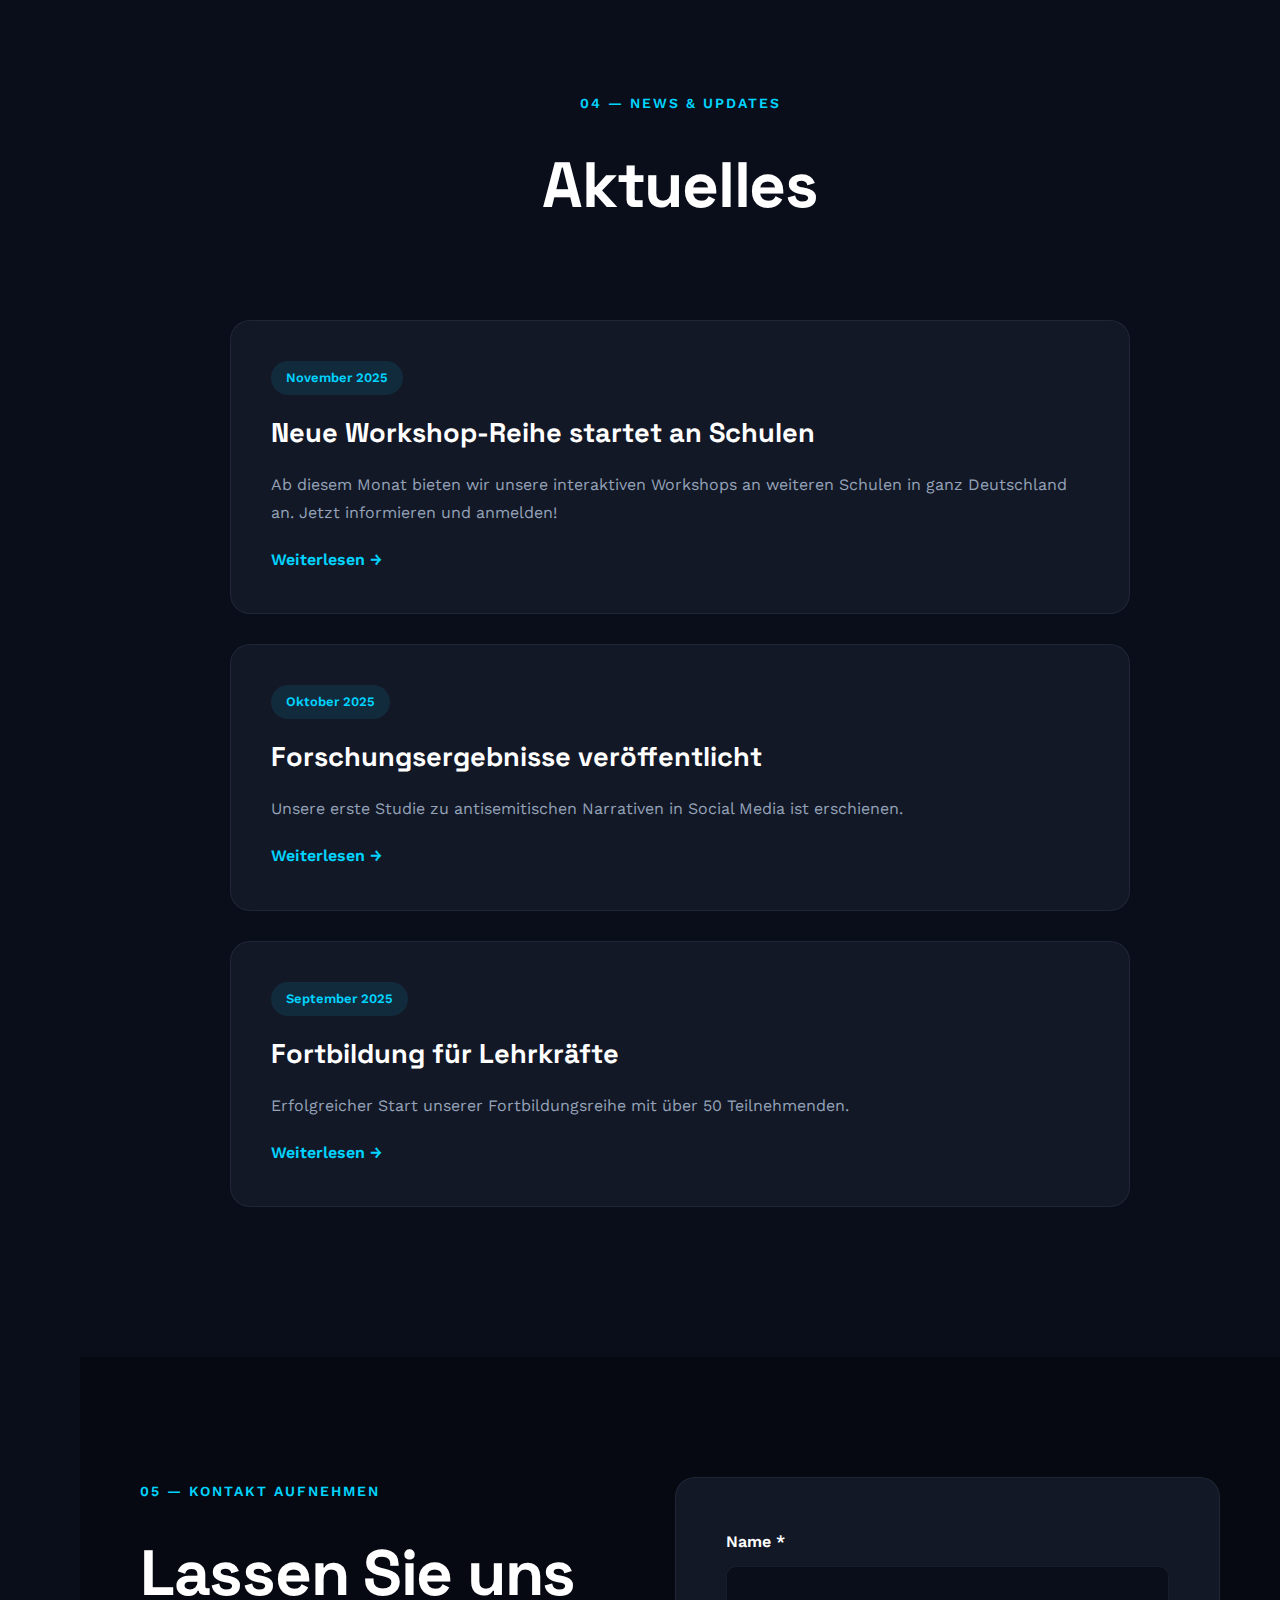
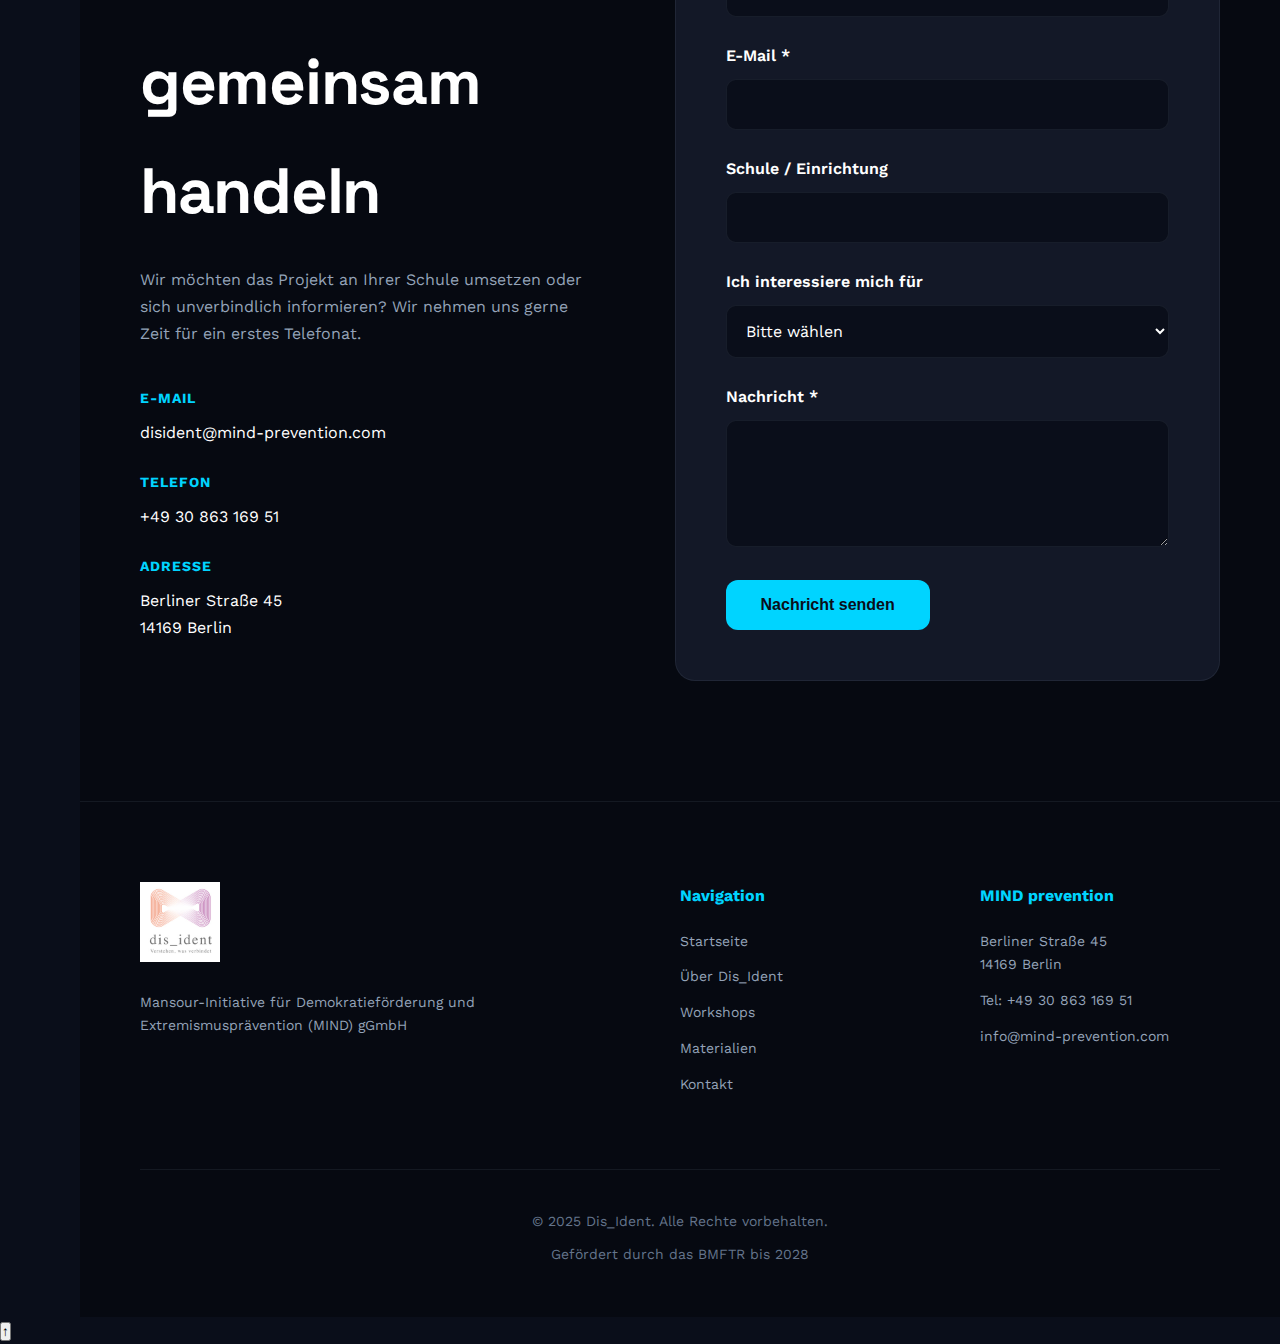
<file: alternative.html>
<!DOCTYPE html>
<html lang="de">
<head>
    <meta charset="UTF-8">
    <meta name="viewport" content="width=device-width, initial-scale=1.0">
    <title>Dis_Ident - Demokratiebildung im digitalen Zeitalter</title>
    <link rel="stylesheet" href="alternative-styles.css">
    <link href="https://fonts.googleapis.com/css2?family=Space+Grotesk:wght@300;400;500;600;700&family=Work+Sans:wght@300;400;500;600&display=swap" rel="stylesheet">
</head>
<body>
    <!-- Scroll Progress Bar -->
    <div class="progress-bar"></div>

    <!-- Modern Side Navigation -->
    <nav class="side-nav">
        <div class="nav-logo">
            <img src="logo-di.svg" alt="DI" class="nav-logo-icon">
        </div>
        <div class="nav-links">
            <a href="#home" class="nav-item active" title="Startseite">
                <span class="nav-icon">◉</span>
            </a>
            <a href="#about" class="nav-item" title="Über uns">
                <span class="nav-icon">ⓘ</span>
            </a>
            <a href="#workshops" class="nav-item" title="Workshops">
                <span class="nav-icon">◈</span>
            </a>
            <a href="#materials" class="nav-item" title="Materialien">
                <span class="nav-icon">▤</span>
            </a>
            <a href="#news" class="nav-item" title="News">
                <span class="nav-icon">▣</span>
            </a>
            <a href="#contact" class="nav-item" title="Kontakt">
                <span class="nav-icon">✉</span>
            </a>
            <div style="height: 30px;"></div>
            <a href="index.html" class="nav-item" title="Original-Ansicht" style="opacity: 0.6;">
                <span class="nav-icon">☀️</span>
            </a>
            <a href="admin.html" class="nav-item" title="Admin CMS" style="opacity: 0.6;">
                <span class="nav-icon">⚙️</span>
            </a>
        </div>
    </nav>

    <main class="main-content">
        <!-- Hero Section with Fullscreen -->
        <section class="hero-alt" id="home">
            <div class="hero-overlay"></div>
            <div class="hero-content-alt">
                <div class="hero-badge">Ein Projekt von MIND prevention</div>
                <h1 class="hero-title-alt">
                    Demokratiebildung<br>
                    im <span class="text-gradient">digitalen Zeitalter</span>
                </h1>
                <p class="hero-text-alt">
                    Desinformation und Identitätskonstruktion in der demokratischen Gesellschaft: 
                    Analyse und digitale Präventionsstrategien gegen die Zunahme des Antisemitismus 
                    und Jugendhasses nach dem 7. Oktober 2023
                </p>
                <div class="hero-buttons">
                    <a href="#workshops" class="btn-alt btn-primary-alt">
                        <span>Workshops entdecken</span>
                        <span class="btn-arrow">→</span>
                    </a>
                    <a href="#about" class="btn-alt btn-ghost-alt">
                        <span>Mehr erfahren</span>
                    </a>
                </div>
            </div>
            <div class="scroll-indicator">
                <span></span>
            </div>
        </section>

        <!-- About Section -->
        <section class="section-alt about-alt" id="about">
            <div class="container-alt">
                <div class="logo-display">
                    <img src="dis_ident RGB Logo (2).jpeg" alt="Dis_Ident Logo">
                </div>
                <div class="section-intro-alt">
                    <span class="section-label">01 — Das Projekt</span>
                    <h2>Dis_Ident</h2>
                    <p class="lead-text">
                        Ein bundesweites Präventions- und Forschungsprojekt, das vom BMFTR bis 2028 gefördert wird. 
                        Dis_Ident untersucht, wie digitale Desinformation, Verschwörungserzählungen und extremistische 
                        Narrative die Identitätsbildung von Jugendlichen beeinflussen.
                    </p>
                </div>

                <div class="cards-grid">
                    <div class="info-card-alt">
                        <div class="card-number">01</div>
                        <h3>Hintergrund & Ziele</h3>
                        <p>
                            Das Projekt reagiert auf die alarmierende Zunahme antisemitischer Äußerungen und 
                            radikalisierender Haltungen unter Jugendlichen seit dem 7. Oktober 2023. Ziel ist es, 
                            Jugendliche frühzeitig zu stärken, bevor sich extremistische Denkmuster verfestigen – 
                            online, in der Schule, im Alltag.
                        </p>
                    </div>

                    <div class="info-card-alt">
                        <div class="card-number">02</div>
                        <h3>Team & Partner</h3>
                        <p>
                            Ein interdisziplinäres Team aus Wissenschaft und Praxis arbeitet in sechs eng verzahnten 
                            Teilprojekten zusammen. Zu den Partnerinstitutionen gehören die LMU München, die Universität 
                            Heidelberg, die Universität zu Köln und die FAU Erlangen-Nürnberg.
                        </p>
                    </div>

                    <div class="info-card-alt">
                        <div class="card-number">03</div>
                        <h3>Förderung</h3>
                        <p>
                            Das Projekt wird vom Bundesministerium für Forschung, Technologie und Raumfahrt (BMFTR) 
                            bis 2028 gefördert. Alle Workshops und Fortbildungen sind für Schulen und Bildungseinrichtungen kostenfrei.
                        </p>
                    </div>
                </div>

                <!-- Why Section Integrated -->
                <div class="why-content">
                    <div class="why-text">
                        <h2>Warum ist Dis_Ident notwendig?</h2>
                        <p class="lead-text">
                            Unsere Gesellschaft ist zunehmend mit Polarisierung, gruppenbezogener 
                            Menschenfeindlichkeit und Desinformation konfrontiert – nicht nur im politischen 
                            Diskurs, sondern auch im unmittelbaren Lebensumfeld von Jugendlichen.
                        </p>
                        <p>
                            Soziale Medien wie TikTok, YouTube und Instagram wirken als Beschleuniger 
                            radikaler Narrative. Gleichzeitig stehen Schulen und Lehrkräfte oft allein da, 
                            wenn es darum geht, solchen Entwicklungen pädagogisch zu begegnen.
                        </p>
                    </div>
                    <div class="stats-modern">
                        <div class="stat-item-alt">
                            <div class="stat-value">6</div>
                            <div class="stat-desc">Teilprojekte</div>
                        </div>
                        <div class="stat-item-alt">
                            <div class="stat-value">4</div>
                            <div class="stat-desc">Partner-Universitäten</div>
                        </div>
                        <div class="stat-item-alt">
                            <div class="stat-value">2028</div>
                            <div class="stat-desc">Projektlaufzeit bis</div>
                        </div>
                        <div class="stat-item-alt">
                            <div class="stat-value">100%</div>
                            <div class="stat-desc">Kostenfrei</div>
                        </div>
                    </div>
                </div>
            </div>
        </section>

        <!-- Workshops Section -->
        <section class="section-alt workshops-alt" id="workshops">
            <div class="container-alt">
                <div class="section-header-alt">
                    <span class="section-label">02 — Unsere Angebote</span>
                    <h2>Unsere Angebote</h2>
                    <p>Wissenschaftlich fundierte Workshops und Fortbildungen für verschiedene Zielgruppen</p>
                </div>

                <div class="workshops-grid-alt">
                    <div class="workshop-card-alt featured-alt">
                        <div class="workshop-header">
                            <span class="workshop-badge">Für Schulen</span>
                            <span class="workshop-age">14-22 Jahre</span>
                        </div>
                        <h3>Workshops für Schüler:innen</h3>
                        <p>
                            In interaktiven Workshops lernen Jugendliche mit erfahrenen Trainer:innen, wie man 
                            diskriminierenden Aussagen begegnet, eigene Haltungen reflektiert und Ambiguitätstoleranz aufbaut. 
                            Besonders im Fokus stehen Jugendliche mit internationaler Migrationsbiografie.
                        </p>
                        <ul class="workshop-features">
                            <li>Dialog- und theaterpädagogische Methoden</li>
                            <li>Rollenspiele relevant für die Lebenswelt</li>
                            <li>Förderung von Perspektivwechsel und kritischem Denken</li>
                            <li>Stärkung der eigenen Identität und Resilienz</li>
                        </ul>
                        <a href="#" class="btn-alt btn-primary-alt">Workshop anfragen</a>
                    </div>

                    <div class="workshop-card-alt">
                        <span class="workshop-badge">Für Fachkräfte</span>
                        <h3>Fortbildungen für Lehrkräfte</h3>
                        <p>
                            Wir vermitteln Wissen über Radikalisierungsprozesse, Risikofaktoren wie Diskriminierungserfahrungen, 
                            autoritäre Erziehung oder soziale Isolation und Strategien zur Deeskalation im Klassenzimmer. 
                            Unsere Fortbildungen basieren auf realen Fallbeispielen.
                        </p>
                        <a href="#" class="btn-alt btn-ghost-alt">Mehr erfahren</a>
                    </div>

                    <div class="workshop-card-alt">
                        <span class="workshop-badge">Forschung</span>
                        <h3>KI-gestütztes Monitoring & Evaluation</h3>
                        <p>
                            Unser Forschungsteam analysiert mithilfe künstlicher Intelligenz 
                            antisemitische und islamistische Narrative in Social Media. Alle Maßnahmen 
                            werden wissenschaftlich im Rahmen einer längsschnittlichen Studie mit 
                            Kontrollgruppen evaluiert.
                        </p>
                        <a href="#" class="btn-alt btn-ghost-alt">Forschung entdecken</a>
                    </div>

                    <div class="workshop-card-alt">
                        <span class="workshop-badge">Digital</span>
                        <h3>Social-Media-Counter-Narrative</h3>
                        <p>
                            Wir erforschen, wie digitale Gegenstrategien auf Plattformen wie TikTok, 
                            YouTube und Instagram wirken, und entwickeln Inhalte, die Extremismus 
                            online etwas entgegensetzen können.
                        </p>
                        <a href="#" class="btn-alt btn-ghost-alt">Mehr erfahren</a>
                    </div>
                </div>
            </div>
        </section>

        <!-- Materials Section -->
        <section class="section-alt materials-alt" id="materials">
            <div class="container-alt">
                <div class="section-header-alt">
                    <span class="section-label">03 — Materialien & Forschung</span>
                    <h2>Materialien & Downloads</h2>
                    <p>Pädagogische Ressourcen, Studien und wissenschaftliche Veröffentlichungen</p>
                </div>

                <div class="materials-grid-alt">
                    <div class="material-item-alt">
                        <div class="material-icon-alt">
                            <svg width="56" height="56" viewBox="0 0 56 56" fill="none" xmlns="http://www.w3.org/2000/svg">
                                <rect x="8" y="12" width="12" height="32" rx="2" stroke="currentColor" stroke-width="2" fill="none"/>
                                <rect x="22" y="12" width="12" height="32" rx="2" stroke="currentColor" stroke-width="2" fill="none"/>
                                <rect x="36" y="12" width="12" height="32" rx="2" stroke="currentColor" stroke-width="2" fill="none"/>
                                <line x1="12" y1="20" x2="18" y2="20" stroke="currentColor" stroke-width="1.5"/>
                                <line x1="12" y1="26" x2="18" y2="26" stroke="currentColor" stroke-width="1.5"/>
                                <line x1="26" y1="20" x2="32" y2="20" stroke="currentColor" stroke-width="1.5"/>
                                <line x1="26" y1="26" x2="32" y2="26" stroke="currentColor" stroke-width="1.5"/>
                                <line x1="40" y1="20" x2="46" y2="20" stroke="currentColor" stroke-width="1.5"/>
                                <line x1="40" y1="26" x2="46" y2="26" stroke="currentColor" stroke-width="1.5"/>
                            </svg>
                        </div>
                        <h4>Pädagogische Materialien</h4>
                        <p>Praxisorientierte Unterrichtsmaterialien und Leitfäden für die Arbeit mit Jugendlichen</p>
                        <a href="#" class="link-arrow">Materialien herunterladen →</a>
                    </div>

                    <div class="material-item-alt">
                        <div class="material-icon-alt">
                            <svg width="56" height="56" viewBox="0 0 56 56" fill="none" xmlns="http://www.w3.org/2000/svg">
                                <rect x="16" y="8" width="24" height="32" rx="2" stroke="currentColor" stroke-width="2" fill="none"/>
                                <path d="M20 16h16M20 22h16M20 28h12" stroke="currentColor" stroke-width="1.5" stroke-linecap="round"/>
                                <circle cx="28" cy="36" r="4" stroke="currentColor" stroke-width="2" fill="none"/>
                                <path d="M28 40v4M28 32v-2" stroke="currentColor" stroke-width="2" stroke-linecap="round"/>
                                <path d="M24 36h-2M34 36h2" stroke="currentColor" stroke-width="2" stroke-linecap="round"/>
                            </svg>
                        </div>
                        <h4>Studien & Veröffentlichungen</h4>
                        <p>Wissenschaftliche Publikationen und Forschungsergebnisse zum Projekt</p>
                        <a href="#" class="link-arrow">Publikationen ansehen →</a>
                    </div>

                    <div class="material-item-alt">
                        <div class="material-icon-alt">
                            <svg width="56" height="56" viewBox="0 0 56 56" fill="none" xmlns="http://www.w3.org/2000/svg">
                                <rect x="8" y="40" width="8" height="8" rx="1" fill="currentColor" opacity="0.8"/>
                                <rect x="20" y="32" width="8" height="16" rx="1" fill="currentColor" opacity="0.8"/>
                                <rect x="32" y="24" width="8" height="24" rx="1" fill="currentColor" opacity="0.8"/>
                                <rect x="44" y="16" width="8" height="32" rx="1" fill="currentColor" opacity="0.8"/>
                                <line x1="8" y1="48" x2="52" y2="48" stroke="currentColor" stroke-width="2" stroke-linecap="round"/>
                                <line x1="8" y1="48" x2="8" y2="8" stroke="currentColor" stroke-width="2" stroke-linecap="round"/>
                            </svg>
                        </div>
                        <h4>Factsheets & Infografiken</h4>
                        <p>Kompakte Übersichten zu Desinformation, Extremismus und Prävention</p>
                        <a href="#" class="link-arrow">Downloads →</a>
                    </div>
                </div>
            </div>
        </section>

        <!-- News Section -->
        <section class="section-alt news-alt" id="news">
            <div class="container-alt">
                <div class="section-header-alt">
                    <span class="section-label">04 — News & Updates</span>
                    <h2>Aktuelles</h2>
                </div>

                <div class="news-timeline">
                    <div class="news-item-alt">
                        <div class="news-date-alt">November 2025</div>
                        <h3>Neue Workshop-Reihe startet an Schulen</h3>
                        <p>
                            Ab diesem Monat bieten wir unsere interaktiven Workshops an weiteren 
                            Schulen in ganz Deutschland an. Jetzt informieren und anmelden!
                        </p>
                        <a href="#" class="link-arrow">Weiterlesen →</a>
                    </div>

                    <div class="news-item-alt">
                        <div class="news-date-alt">Oktober 2025</div>
                        <h3>Forschungsergebnisse veröffentlicht</h3>
                        <p>
                            Unsere erste Studie zu antisemitischen Narrativen in Social Media ist erschienen.
                        </p>
                        <a href="#" class="link-arrow">Mehr →</a>
                    </div>

                    <div class="news-item-alt">
                        <div class="news-date-alt">September 2025</div>
                        <h3>Fortbildung für Lehrkräfte</h3>
                        <p>
                            Erfolgreicher Start unserer Fortbildungsreihe mit über 50 Teilnehmenden.
                        </p>
                        <a href="#" class="link-arrow">Mehr →</a>
                    </div>
                </div>
            </div>
        </section>

        <!-- Contact Section -->
        <section class="section-alt contact-alt" id="contact">
            <div class="container-alt">
                <div class="contact-layout-alt">
                    <div class="contact-info-alt">
                        <span class="section-label">05 — Kontakt aufnehmen</span>
                        <h2>Lassen Sie uns gemeinsam handeln</h2>
                        <p>
                            Wir möchten das Projekt an Ihrer Schule umsetzen oder sich unverbindlich informieren? 
                            Wir nehmen uns gerne Zeit für ein erstes Telefonat.
                        </p>

                        <div class="contact-details-alt">
                            <div class="contact-detail-item">
                                <strong>E-Mail</strong>
                                <p>disident@mind-prevention.com</p>
                            </div>
                            <div class="contact-detail-item">
                                <strong>Telefon</strong>
                                <p>+49 30 863 169 51</p>
                            </div>
                            <div class="contact-detail-item">
                                <strong>Adresse</strong>
                                <p>Berliner Straße 45<br>14169 Berlin</p>
                            </div>
                        </div>
                    </div>

                    <div class="contact-form-alt">
                        <form>
                            <div class="form-group-alt">
                                <label for="name-alt">Name *</label>
                                <input type="text" id="name-alt" required>
                            </div>

                            <div class="form-group-alt">
                                <label for="email-alt">E-Mail *</label>
                                <input type="email" id="email-alt" required>
                            </div>

                            <div class="form-group-alt">
                                <label for="org-alt">Schule / Einrichtung</label>
                                <input type="text" id="org-alt">
                            </div>

                            <div class="form-group-alt">
                                <label for="interest-alt">Ich interessiere mich für</label>
                                <select id="interest-alt">
                                    <option value="">Bitte wählen</option>
                                    <option value="workshop">Workshop für Schüler:innen</option>
                                    <option value="training">Fortbildung für Lehrkräfte</option>
                                    <option value="materials">Materialien & Forschung</option>
                                    <option value="partnership">Partnerschaft / Kooperation</option>
                                    <option value="press">Presseanfrage</option>
                                    <option value="other">Sonstiges</option>
                                </select>
                            </div>

                            <div class="form-group-alt">
                                <label for="message-alt">Nachricht *</label>
                                <textarea id="message-alt" rows="5" required></textarea>
                            </div>

                            <button type="submit" class="btn-alt btn-primary-alt">Nachricht senden</button>
                        </form>
                    </div>
                </div>
            </div>
        </section>

        <!-- Footer -->
        <footer class="footer-alt">
            <div class="container-alt">
                <div class="footer-grid-alt">
                    <div>
                        <img src="dis_ident RGB Logo (2).jpeg" alt="Dis_Ident" class="footer-logo-alt">
                        <p class="footer-desc">
                            Mansour-Initiative für Demokratieförderung und Extremismusprävention (MIND) gGmbH
                        </p>
                    </div>

                    <div class="footer-links-alt">
                        <h4>Navigation</h4>
                        <a href="#home">Startseite</a>
                        <a href="#about">Über Dis_Ident</a>
                        <a href="#workshops">Workshops</a>
                        <a href="#materials">Materialien</a>
                        <a href="#contact">Kontakt</a>
                    </div>

                    <div class="footer-links-alt">
                        <h4>MIND prevention</h4>
                        <p>Berliner Straße 45<br>14169 Berlin</p>
                        <p>Tel: +49 30 863 169 51</p>
                        <p>info@mind-prevention.com</p>
                    </div>
                </div>

                <div class="footer-bottom-alt">
                    <p>&copy; 2025 Dis_Ident. Alle Rechte vorbehalten.</p>
                    <p>Gefördert durch das BMFTR bis 2028</p>
                </div>
            </div>
        </footer>
    </main>

    <!-- Back to Top Button -->
    <button class="back-to-top" aria-label="Back to top">↑</button>

    <script src="script.js"></script>
    <script src="news-loader.js"></script>
</body>
</html>
</file>
<file: admin-styles.css>
* {
    margin: 0;
    padding: 0;
    box-sizing: border-box;
}

:root {
    --primary: #4A9B9B;
    --primary-dark: #3A7B7B;
    --secondary: #6BBABA;
    --bg: #F5F7FA;
    --bg-white: #FFFFFF;
    --text-dark: #2C2C2C;
    --text-medium: #5A5A5A;
    --text-light: #8A8A8A;
    --border: #E0E0E0;
    --success: #10B981;
    --warning: #F59E0B;
    --danger: #EF4444;
    --sidebar-width: 260px;
}

body {
    font-family: 'Inter', sans-serif;
    background: var(--bg);
    color: var(--text-dark);
}

/* Layout */
.admin-container {
    display: flex;
    min-height: 100vh;
}

/* Sidebar */
.admin-sidebar {
    width: var(--sidebar-width);
    background: var(--text-dark);
    color: white;
    padding: 30px 0;
    position: fixed;
    height: 100vh;
    overflow-y: auto;
}

.admin-logo {
    padding: 0 25px;
    margin-bottom: 40px;
    display: flex;
    align-items: center;
    gap: 15px;
}

.admin-logo h2 {
    font-size: 20px;
    font-weight: 700;
}

.admin-nav {
    display: flex;
    flex-direction: column;
}

.nav-item {
    display: flex;
    align-items: center;
    gap: 12px;
    padding: 12px 25px;
    color: rgba(255, 255, 255, 0.7);
    text-decoration: none;
    transition: all 0.3s ease;
    position: relative;
}

.nav-item:hover {
    background: rgba(255, 255, 255, 0.05);
    color: white;
}

.nav-item.active {
    background: rgba(74, 155, 155, 0.15);
    color: white;
    border-left: 3px solid var(--primary);
}

.nav-item .icon {
    font-size: 18px;
}

.nav-item .badge {
    margin-left: auto;
    padding: 2px 8px;
    background: rgba(255, 255, 255, 0.1);
    border-radius: 10px;
    font-size: 11px;
}

.nav-divider {
    height: 1px;
    background: rgba(255, 255, 255, 0.1);
    margin: 15px 25px;
}

/* Main Content */
.admin-main {
    margin-left: var(--sidebar-width);
    flex: 1;
    padding: 40px;
}

.admin-header {
    display: flex;
    justify-content: space-between;
    align-items: center;
    margin-bottom: 30px;
}

.admin-header h1 {
    font-size: 28px;
    margin-bottom: 5px;
}

.admin-header p {
    color: var(--text-medium);
}

/* Buttons */
.btn-primary, .btn-secondary {
    padding: 12px 24px;
    border-radius: 8px;
    border: none;
    font-weight: 600;
    cursor: pointer;
    transition: all 0.3s ease;
    display: inline-flex;
    align-items: center;
    gap: 8px;
    font-size: 14px;
}

.btn-primary {
    background: var(--primary);
    color: white;
}

.btn-primary:hover {
    background: var(--primary-dark);
    transform: translateY(-2px);
    box-shadow: 0 4px 12px rgba(74, 155, 155, 0.3);
}

.btn-secondary {
    background: white;
    color: var(--text-dark);
    border: 2px solid var(--border);
}

.btn-secondary:hover {
    border-color: var(--primary);
    color: var(--primary);
}

.btn-danger {
    background: var(--danger);
    color: white;
}

.btn-danger:hover {
    background: #DC2626;
}

/* Stats Grid */
.stats-grid {
    display: grid;
    grid-template-columns: repeat(auto-fit, minmax(250px, 1fr));
    gap: 20px;
    margin-bottom: 40px;
}

.stat-card {
    background: white;
    padding: 25px;
    border-radius: 12px;
    display: flex;
    align-items: center;
    gap: 20px;
    box-shadow: 0 2px 8px rgba(0, 0, 0, 0.05);
}

.stat-icon {
    font-size: 32px;
    background: var(--bg);
    width: 60px;
    height: 60px;
    display: flex;
    align-items: center;
    justify-content: center;
    border-radius: 12px;
}

.stat-label {
    font-size: 13px;
    color: var(--text-medium);
    margin-bottom: 5px;
}

.stat-value {
    font-size: 24px;
    font-weight: 700;
    color: var(--text-dark);
}

/* Content Section */
.content-section {
    background: white;
    border-radius: 12px;
    padding: 30px;
    box-shadow: 0 2px 8px rgba(0, 0, 0, 0.05);
}

.section-header {
    display: flex;
    justify-content: space-between;
    align-items: center;
    margin-bottom: 25px;
}

.section-header h2 {
    font-size: 20px;
}

.search-box input {
    padding: 10px 16px;
    border: 2px solid var(--border);
    border-radius: 8px;
    width: 300px;
    font-size: 14px;
}

.search-box input:focus {
    outline: none;
    border-color: var(--primary);
}

/* News List */
.news-list {
    display: flex;
    flex-direction: column;
    gap: 15px;
}

.news-item {
    background: var(--bg);
    padding: 20px;
    border-radius: 10px;
    display: flex;
    justify-content: space-between;
    align-items: center;
    transition: all 0.3s ease;
    border: 2px solid transparent;
}

.news-item:hover {
    border-color: var(--primary);
    transform: translateX(5px);
}

.news-item.highlight {
    background: linear-gradient(135deg, rgba(74, 155, 155, 0.1), rgba(107, 186, 186, 0.1));
    border-color: var(--primary);
}

.news-info {
    flex: 1;
}

.news-meta {
    display: flex;
    align-items: center;
    gap: 15px;
    margin-bottom: 8px;
}

.news-date {
    font-size: 13px;
    color: var(--primary);
    font-weight: 600;
}

.news-category {
    padding: 4px 10px;
    background: white;
    border-radius: 12px;
    font-size: 12px;
    font-weight: 500;
}

.highlight-badge {
    padding: 4px 10px;
    background: var(--warning);
    color: white;
    border-radius: 12px;
    font-size: 11px;
    font-weight: 600;
}

.news-title {
    font-size: 16px;
    font-weight: 600;
    margin-bottom: 5px;
}

.news-excerpt {
    font-size: 14px;
    color: var(--text-medium);
    line-height: 1.5;
}

.news-actions {
    display: flex;
    gap: 10px;
}

.icon-btn {
    width: 36px;
    height: 36px;
    border-radius: 8px;
    border: none;
    background: white;
    cursor: pointer;
    transition: all 0.3s ease;
    font-size: 16px;
}

.icon-btn:hover {
    transform: scale(1.1);
}

.icon-btn.edit:hover {
    background: var(--primary);
    color: white;
}

.icon-btn.delete:hover {
    background: var(--danger);
    color: white;
}

/* Empty State */
.empty-state {
    text-align: center;
    padding: 60px 20px;
    display: none;
}

.empty-state.show {
    display: block;
}

.empty-icon {
    font-size: 64px;
    margin-bottom: 20px;
    opacity: 0.5;
}

.empty-state h3 {
    font-size: 20px;
    margin-bottom: 10px;
}

.empty-state p {
    color: var(--text-medium);
    margin-bottom: 25px;
}

/* Modal */
.modal {
    display: none;
    position: fixed;
    inset: 0;
    background: rgba(0, 0, 0, 0.7);
    z-index: 1000;
    align-items: center;
    justify-content: center;
    backdrop-filter: blur(4px);
}

.modal.show {
    display: flex;
}

.modal-content {
    background: white;
    border-radius: 16px;
    width: 90%;
    max-width: 700px;
    max-height: 90vh;
    overflow-y: auto;
    animation: slideUp 0.3s ease;
}

@keyframes slideUp {
    from {
        opacity: 0;
        transform: translateY(30px);
    }
    to {
        opacity: 1;
        transform: translateY(0);
    }
}

.modal-header {
    display: flex;
    justify-content: space-between;
    align-items: center;
    padding: 25px 30px;
    border-bottom: 2px solid var(--border);
}

.modal-header h2 {
    font-size: 22px;
}

.close-btn {
    width: 40px;
    height: 40px;
    border-radius: 50%;
    border: none;
    background: var(--bg);
    font-size: 24px;
    cursor: pointer;
    transition: all 0.3s ease;
}

.close-btn:hover {
    background: var(--danger);
    color: white;
    transform: rotate(90deg);
}

/* Form */
form {
    padding: 30px;
}

.form-group {
    margin-bottom: 25px;
}

.form-group label {
    display: block;
    font-weight: 600;
    margin-bottom: 8px;
    font-size: 14px;
}

.form-group input,
.form-group textarea,
.form-group select {
    width: 100%;
    padding: 12px;
    border: 2px solid var(--border);
    border-radius: 8px;
    font-family: inherit;
    font-size: 14px;
    transition: border-color 0.3s ease;
}

.form-group input:focus,
.form-group textarea:focus,
.form-group select:focus {
    outline: none;
    border-color: var(--primary);
}

.form-group textarea {
    resize: vertical;
}

.checkbox-group label {
    display: flex;
    align-items: center;
    gap: 10px;
    cursor: pointer;
}

.checkbox-group input[type="checkbox"] {
    width: auto;
    cursor: pointer;
}

.form-actions {
    display: flex;
    gap: 15px;
    justify-content: flex-end;
    padding-top: 20px;
    border-top: 2px solid var(--border);
}

/* Preview Info */
.preview-info {
    padding: 30px;
}

.preview-info p {
    margin-bottom: 20px;
    color: var(--text-medium);
}

.preview-links {
    display: flex;
    gap: 15px;
}

/* Responsive */
@media (max-width: 768px) {
    .admin-sidebar {
        width: 70px;
    }
    
    .admin-logo h2,
    .nav-item span:not(.icon) {
        display: none;
    }
    
    .admin-main {
        margin-left: 70px;
        padding: 20px;
    }
    
    .stats-grid {
        grid-template-columns: 1fr;
    }
    
    .search-box input {
        width: 100%;
    }
}
</file>
<file: alternative-styles.css>
/* Alternative Design - Dark Modern Theme */

* {
    margin: 0;
    padding: 0;
    box-sizing: border-box;
}

:root {
    /* Dark Color Palette */
    --bg-dark: #0a0e1a;
    --bg-darker: #060911;
    --bg-card: #131827;
    --bg-glass: rgba(19, 24, 39, 0.7);
    
    --primary: #00D4FF;
    --primary-glow: rgba(0, 212, 255, 0.3);
    --secondary: #7C3AED;
    --accent: #F59E0B;
    
    --text-primary: #FFFFFF;
    --text-secondary: #94A3B8;
    --text-muted: #64748B;
    
    --border: rgba(148, 163, 184, 0.1);
    --border-light: rgba(148, 163, 184, 0.05);
    
    /* Typography */
    --font-display: 'Space Grotesk', sans-serif;
    --font-body: 'Work Sans', sans-serif;
    
    /* Spacing */
    --section-padding: 120px;
}

body {
    font-family: var(--font-body);
    background: var(--bg-dark);
    color: var(--text-primary);
    line-height: 1.7;
    overflow-x: hidden;
}

/* Side Navigation */
.side-nav {
    position: fixed;
    left: 0;
    top: 0;
    height: 100vh;
    width: 80px;
    background: var(--bg-darker);
    border-right: 1px solid var(--border);
    z-index: 1000;
    display: flex;
    flex-direction: column;
    align-items: center;
    padding: 30px 0;
}

.nav-logo {
    margin-bottom: 50px;
}

.nav-logo-icon {
    width: 40px;
    height: 40px;
    filter: brightness(0) invert(1);
}

.nav-links {
    display: flex;
    flex-direction: column;
    gap: 25px;
}

.nav-item {
    width: 45px;
    height: 45px;
    display: flex;
    align-items: center;
    justify-content: center;
    border-radius: 12px;
    color: var(--text-secondary);
    font-size: 20px;
    text-decoration: none;
    transition: all 0.3s ease;
    position: relative;
}

.nav-item::before {
    content: attr(title);
    position: absolute;
    left: 60px;
    background: var(--bg-card);
    padding: 8px 15px;
    border-radius: 8px;
    font-size: 14px;
    white-space: nowrap;
    opacity: 0;
    pointer-events: none;
    transition: all 0.3s ease;
    border: 1px solid var(--border);
}

.nav-item:hover::before {
    opacity: 1;
    left: 70px;
}

.nav-item:hover,
.nav-item.active {
    background: var(--primary);
    color: var(--bg-dark);
    box-shadow: 0 0 25px var(--primary-glow);
}

/* Main Content Area */
.main-content {
    margin-left: 80px;
}

.container-alt {
    max-width: 1400px;
    margin: 0 auto;
    padding: 0 60px;
}

/* Hero Section */
.hero-alt {
    min-height: 100vh;
    display: flex;
    align-items: center;
    justify-content: center;
    position: relative;
    background: 
        radial-gradient(circle at 20% 30%, rgba(124, 58, 237, 0.15), transparent 40%),
        radial-gradient(circle at 80% 70%, rgba(0, 212, 255, 0.15), transparent 40%),
        var(--bg-dark);
    overflow: hidden;
}

.hero-overlay {
    position: absolute;
    inset: 0;
    background: 
        linear-gradient(90deg, transparent 0%, rgba(10, 14, 26, 0.7) 50%, transparent 100%),
        repeating-linear-gradient(0deg, transparent, transparent 2px, rgba(148, 163, 184, 0.03) 2px, rgba(148, 163, 184, 0.03) 4px);
    pointer-events: none;
}

.hero-content-alt {
    text-align: center;
    max-width: 900px;
    padding: 0 40px;
    position: relative;
    z-index: 2;
    animation: fadeInUp 1s ease;
}

.hero-badge {
    display: inline-block;
    padding: 8px 20px;
    background: var(--bg-glass);
    backdrop-filter: blur(10px);
    border: 1px solid var(--border);
    border-radius: 50px;
    font-size: 14px;
    color: var(--text-secondary);
    margin-bottom: 30px;
}

.hero-title-alt {
    font-family: var(--font-display);
    font-size: clamp(3rem, 8vw, 5.5rem);
    font-weight: 700;
    line-height: 1.1;
    margin-bottom: 30px;
    letter-spacing: -0.02em;
}

.text-gradient {
    background: linear-gradient(135deg, var(--primary), var(--secondary));
    -webkit-background-clip: text;
    -webkit-text-fill-color: transparent;
    background-clip: text;
}

.hero-text-alt {
    font-size: 1.1rem;
    color: var(--text-secondary);
    margin-bottom: 45px;
    line-height: 1.8;
    max-width: 700px;
    margin-left: auto;
    margin-right: auto;
}

.hero-buttons {
    display: flex;
    gap: 20px;
    justify-content: center;
    flex-wrap: wrap;
}

/* Buttons */
.btn-alt {
    display: inline-flex;
    align-items: center;
    gap: 10px;
    padding: 16px 35px;
    border-radius: 12px;
    text-decoration: none;
    font-weight: 600;
    font-size: 16px;
    transition: all 0.3s ease;
    border: none;
    cursor: pointer;
    position: relative;
    overflow: hidden;
}

.btn-primary-alt {
    background: var(--primary);
    color: var(--bg-dark);
}

.btn-primary-alt:hover {
    transform: translateY(-2px);
    box-shadow: 0 15px 40px var(--primary-glow);
}

.btn-ghost-alt {
    background: transparent;
    border: 2px solid var(--border);
    color: var(--text-primary);
}

.btn-ghost-alt:hover {
    border-color: var(--primary);
    background: rgba(0, 212, 255, 0.1);
}

.btn-arrow {
    transition: transform 0.3s ease;
}

.btn-alt:hover .btn-arrow {
    transform: translateX(5px);
}

.scroll-indicator {
    position: absolute;
    bottom: 40px;
    left: 50%;
    transform: translateX(-50%);
    animation: bounce 2s infinite;
}

.scroll-indicator span {
    display: block;
    width: 2px;
    height: 40px;
    background: linear-gradient(to bottom, transparent, var(--primary));
    border-radius: 2px;
}

/* Sections */
.section-alt {
    padding: var(--section-padding) 0;
    position: relative;
}

.section-label {
    display: inline-block;
    font-size: 14px;
    font-weight: 600;
    color: var(--primary);
    text-transform: uppercase;
    letter-spacing: 2px;
    margin-bottom: 15px;
}

.section-alt h2 {
    font-family: var(--font-display);
    font-size: clamp(2.5rem, 5vw, 4rem);
    font-weight: 700;
    margin-bottom: 20px;
    letter-spacing: -0.02em;
}

.section-header-alt {
    text-align: center;
    max-width: 800px;
    margin: 0 auto 80px;
}

.section-header-alt p {
    font-size: 1.2rem;
    color: var(--text-secondary);
}

.lead-text {
    font-size: 1.3rem;
    color: var(--text-secondary);
    line-height: 1.7;
    margin-bottom: 20px;
}

/* About Section */
.about-alt {
    background: var(--bg-darker);
}

.logo-display {
    text-align: center;
    margin-bottom: 60px;
}

.logo-display img {
    height: 120px;
    width: auto;
}

.section-intro-alt {
    text-align: center;
    max-width: 900px;
    margin: 0 auto 80px;
}

.cards-grid {
    display: grid;
    grid-template-columns: repeat(auto-fit, minmax(350px, 1fr));
    gap: 30px;
    margin-bottom: 100px;
}

.info-card-alt {
    background: var(--bg-card);
    border: 1px solid var(--border);
    border-radius: 20px;
    padding: 40px;
    transition: all 0.3s ease;
    position: relative;
    overflow: hidden;
}

.info-card-alt::before {
    content: '';
    position: absolute;
    top: 0;
    left: 0;
    right: 0;
    height: 3px;
    background: linear-gradient(90deg, var(--primary), var(--secondary));
    transform: scaleX(0);
    transition: transform 0.3s ease;
}

.info-card-alt:hover::before {
    transform: scaleX(1);
}

.info-card-alt:hover {
    transform: translateY(-5px);
    border-color: var(--primary);
    box-shadow: 0 20px 60px rgba(0, 212, 255, 0.1);
}

.card-number {
    font-family: var(--font-display);
    font-size: 3.5rem;
    font-weight: 700;
    color: var(--primary);
    opacity: 0.3;
    margin-bottom: 20px;
    line-height: 1;
}

.info-card-alt h3 {
    font-family: var(--font-display);
    font-size: 1.5rem;
    margin-bottom: 15px;
}

.info-card-alt p {
    color: var(--text-secondary);
    line-height: 1.7;
}

/* Why Section */
.why-content {
    background: var(--bg-card);
    border: 1px solid var(--border);
    border-radius: 30px;
    padding: 60px;
    display: grid;
    grid-template-columns: 1fr 1fr;
    gap: 60px;
    align-items: center;
}

.why-text p {
    color: var(--text-secondary);
    margin-bottom: 20px;
}

.stats-modern {
    display: grid;
    grid-template-columns: repeat(2, 1fr);
    gap: 30px;
}

.stat-item-alt {
    text-align: center;
    padding: 30px;
    background: var(--bg-dark);
    border-radius: 20px;
    border: 1px solid var(--border);
}

.stat-value {
    font-family: var(--font-display);
    font-size: 3rem;
    font-weight: 700;
    color: var(--primary);
    margin-bottom: 10px;
}

.stat-desc {
    font-size: 14px;
    color: var(--text-secondary);
}

/* Workshops Section */
.workshops-alt {
    background: var(--bg-dark);
}

.workshops-grid-alt {
    display: grid;
    grid-template-columns: repeat(auto-fit, minmax(300px, 1fr));
    gap: 30px;
}

.workshop-card-alt {
    background: var(--bg-card);
    border: 1px solid var(--border);
    border-radius: 20px;
    padding: 40px;
    transition: all 0.3s ease;
}

.workshop-card-alt.featured-alt {
    grid-column: span 2;
    background: linear-gradient(135deg, rgba(124, 58, 237, 0.1), rgba(0, 212, 255, 0.1));
    border-color: var(--primary);
}

.workshop-card-alt:hover {
    transform: translateY(-5px);
    box-shadow: 0 20px 60px rgba(0, 0, 0, 0.3);
}

.workshop-header {
    display: flex;
    justify-content: space-between;
    align-items: center;
    margin-bottom: 20px;
}

.workshop-badge {
    padding: 6px 15px;
    background: var(--primary);
    color: var(--bg-dark);
    border-radius: 20px;
    font-size: 13px;
    font-weight: 600;
}

.workshop-age {
    color: var(--text-secondary);
    font-size: 14px;
}

.workshop-card-alt h3 {
    font-family: var(--font-display);
    font-size: 1.7rem;
    margin-bottom: 15px;
}

.workshop-card-alt p {
    color: var(--text-secondary);
    margin-bottom: 20px;
    line-height: 1.7;
}

.workshop-features {
    list-style: none;
    margin: 25px 0;
}

.workshop-features li {
    padding: 10px 0;
    padding-left: 30px;
    position: relative;
    color: var(--text-secondary);
}

.workshop-features li::before {
    content: '→';
    position: absolute;
    left: 0;
    color: var(--primary);
    font-weight: bold;
}

/* Materials Section */
.materials-alt {
    background: var(--bg-darker);
}

.materials-grid-alt {
    display: grid;
    grid-template-columns: repeat(auto-fit, minmax(350px, 1fr));
    gap: 30px;
}

.material-item-alt {
    background: var(--bg-card);
    border: 1px solid var(--border);
    border-radius: 20px;
    padding: 40px;
    transition: all 0.3s ease;
}

.material-item-alt:hover {
    border-color: var(--primary);
    transform: translateY(-5px);
}

.material-icon-alt {
    margin-bottom: 25px;
    color: var(--primary);
    display: flex;
    align-items: center;
    justify-content: flex-start;
}

.material-icon-alt svg {
    width: 64px;
    height: 64px;
    transition: all 0.3s ease;
}

.material-item-alt:hover .material-icon-alt svg {
    transform: scale(1.1);
    filter: drop-shadow(0 0 15px var(--primary-glow));
}

.material-item-alt h4 {
    font-family: var(--font-display);
    font-size: 1.5rem;
    margin-bottom: 15px;
}

.material-item-alt p {
    color: var(--text-secondary);
    margin-bottom: 20px;
}

.link-arrow {
    color: var(--primary);
    text-decoration: none;
    font-weight: 600;
    transition: all 0.3s ease;
    display: inline-block;
}

.link-arrow:hover {
    transform: translateX(5px);
    color: var(--text-primary);
}

/* News Section */
.news-alt {
    background: var(--bg-dark);
}

.news-timeline {
    max-width: 900px;
    margin: 0 auto;
}

.news-item-alt {
    padding: 40px;
    background: var(--bg-card);
    border: 1px solid var(--border);
    border-radius: 20px;
    margin-bottom: 30px;
    transition: all 0.3s ease;
}

.news-item-alt:hover {
    border-color: var(--primary);
    transform: translateX(10px);
}

.news-date-alt {
    display: inline-block;
    padding: 6px 15px;
    background: rgba(0, 212, 255, 0.1);
    color: var(--primary);
    border-radius: 20px;
    font-size: 13px;
    font-weight: 600;
    margin-bottom: 15px;
}

.news-item-alt h3 {
    font-family: var(--font-display);
    font-size: 1.7rem;
    margin-bottom: 15px;
}

.news-item-alt p {
    color: var(--text-secondary);
    margin-bottom: 20px;
}

/* Contact Section */
.contact-alt {
    background: var(--bg-darker);
}

.contact-layout-alt {
    display: grid;
    grid-template-columns: 1fr 1.2fr;
    gap: 80px;
    align-items: start;
}

.contact-info-alt h2 {
    margin-bottom: 20px;
}

.contact-info-alt p {
    color: var(--text-secondary);
    margin-bottom: 40px;
}

.contact-details-alt {
    display: flex;
    flex-direction: column;
    gap: 25px;
}

.contact-detail-item strong {
    display: block;
    color: var(--primary);
    font-size: 14px;
    margin-bottom: 8px;
    text-transform: uppercase;
    letter-spacing: 1px;
}

.contact-detail-item p {
    color: var(--text-primary);
    margin: 0;
}

.contact-form-alt {
    background: var(--bg-card);
    border: 1px solid var(--border);
    border-radius: 20px;
    padding: 50px;
}

.form-group-alt {
    margin-bottom: 25px;
}

.form-group-alt label {
    display: block;
    margin-bottom: 10px;
    color: var(--text-primary);
    font-weight: 600;
}

.form-group-alt input,
.form-group-alt select,
.form-group-alt textarea {
    width: 100%;
    padding: 15px;
    background: var(--bg-dark);
    border: 1px solid var(--border);
    border-radius: 10px;
    color: var(--text-primary);
    font-family: var(--font-body);
    font-size: 16px;
    transition: all 0.3s ease;
}

.form-group-alt input:focus,
.form-group-alt select:focus,
.form-group-alt textarea:focus {
    outline: none;
    border-color: var(--primary);
    box-shadow: 0 0 0 3px var(--primary-glow);
}

.form-group-alt textarea {
    resize: vertical;
}

/* Footer */
.footer-alt {
    background: var(--bg-darker);
    border-top: 1px solid var(--border);
    padding: 80px 0 40px;
}

.footer-grid-alt {
    display: grid;
    grid-template-columns: 2fr 1fr 1fr;
    gap: 60px;
    margin-bottom: 60px;
}

.footer-logo-alt {
    height: 80px;
    width: auto;
    margin-bottom: 20px;
}

.footer-desc {
    color: var(--text-secondary);
    font-size: 14px;
    line-height: 1.7;
}

.footer-links-alt h4 {
    font-size: 16px;
    margin-bottom: 20px;
    color: var(--primary);
}

.footer-links-alt a,
.footer-links-alt p {
    display: block;
    color: var(--text-secondary);
    text-decoration: none;
    margin-bottom: 12px;
    font-size: 14px;
    transition: color 0.3s ease;
}

.footer-links-alt a:hover {
    color: var(--primary);
}

.footer-bottom-alt {
    text-align: center;
    padding-top: 40px;
    border-top: 1px solid var(--border);
}

.footer-bottom-alt p {
    color: var(--text-muted);
    font-size: 14px;
    margin-bottom: 10px;
}

/* Animations */
@keyframes fadeInUp {
    from {
        opacity: 0;
        transform: translateY(30px);
    }
    to {
        opacity: 1;
        transform: translateY(0);
    }
}

@keyframes bounce {
    0%, 100% {
        transform: translateX(-50%) translateY(0);
    }
    50% {
        transform: translateX(-50%) translateY(-10px);
    }
}

/* Responsive */
@media (max-width: 1200px) {
    .why-content {
        grid-template-columns: 1fr;
    }
    
    .workshop-card-alt.featured-alt {
        grid-column: span 1;
    }
    
    .footer-grid-alt {
        grid-template-columns: 1fr;
    }
}

@media (max-width: 768px) {
    .side-nav {
        width: 70px;
        padding: 20px 0;
    }
    
    .main-content {
        margin-left: 70px;
    }
    
    .container-alt {
        padding: 0 30px;
    }
    
    :root {
        --section-padding: 80px;
    }
    
    .hero-alt {
        min-height: 90vh;
    }
    
    .hero-title-alt {
        font-size: 2.5rem;
    }
    
    .contact-layout-alt {
        grid-template-columns: 1fr;
    }
    
    .contact-form-alt {
        padding: 30px;
    }
    
    .why-content {
        padding: 40px;
    }
    
    .stats-modern {
        grid-template-columns: 1fr;
    }
}

/* Smooth Scrolling */
html {
    scroll-behavior: smooth;
}

/* Selection */
::selection {
    background: var(--primary);
    color: var(--bg-dark);
}
</file>
<file: styles.css>
/* ===================================
   RESET & BASE STYLES
   =================================== */

* {
    margin: 0;
    padding: 0;
    box-sizing: border-box;
}

:root {
    /* Colors inspired by MIND website */
    --primary-teal: #4A9B9B;
    --primary-teal-dark: #3A7B7B;
    --primary-teal-light: #6BBABA;
    --accent-teal: #5AAEB0;
    
    --beige-light: #F5EFE7;
    --beige: #E8DCC8;
    --beige-dark: #D4C5B0;
    --cream: #FAF7F2;
    
    --text-dark: #2C2C2C;
    --text-medium: #5A5A5A;
    --text-light: #8A8A8A;
    
    --white: #FFFFFF;
    --border-light: #E0E0E0;
    
    /* Typography */
    --font-family: 'Inter', -apple-system, BlinkMacSystemFont, 'Segoe UI', sans-serif;
    
    /* Spacing */
    --section-padding: 100px;
    --section-padding-mobile: 60px;
    --container-max: 1200px;
    
    /* Transitions */
    --transition: all 0.3s ease;
}

body {
    font-family: var(--font-family);
    color: var(--text-dark);
    line-height: 1.6;
    background: var(--white);
    overflow-x: hidden;
}

.container {
    max-width: var(--container-max);
    margin: 0 auto;
    padding: 0 20px;
}

/* ===================================
   HEADER & NAVIGATION
   =================================== */

.header {
    position: sticky;
    top: 0;
    background: rgba(255, 255, 255, 0.98);
    backdrop-filter: blur(10px);
    box-shadow: 0 1px 3px rgba(0, 0, 0, 0.08);
    z-index: 1000;
    padding: 16px 0;
    transition: var(--transition);
}

.header.scrolled {
    box-shadow: 0 2px 15px rgba(0, 0, 0, 0.1);
    padding: 12px 0;
}

.nav-wrapper {
    display: flex;
    justify-content: space-between;
    align-items: center;
    gap: 30px;
}

.logo {
    display: flex;
    align-items: center;
    gap: 12px;
    text-decoration: none;
    transition: var(--transition);
    flex-shrink: 0;
}

.logo:hover {
    opacity: 0.9;
    transform: translateY(-1px);
}

.logo-image {
    height: 50px;
    width: 50px;
    display: block;
    object-fit: contain;
    flex-shrink: 0;
}

.logo-text-header {
    font-size: 1.4rem;
    font-weight: 700;
    color: var(--text-dark);
    letter-spacing: -0.5px;
    white-space: nowrap;
}

.main-nav {
    display: flex;
    gap: 40px;
    align-items: center;
    margin-left: auto;
}

.nav-link {
    color: var(--text-medium);
    text-decoration: none;
    font-weight: 500;
    font-size: 0.95rem;
    transition: var(--transition);
    position: relative;
    padding: 8px 0;
}

.nav-link:hover,
.nav-link.active {
    color: var(--primary-teal);
}

.nav-link::after {
    content: '';
    position: absolute;
    bottom: 0;
    left: 50%;
    transform: translateX(-50%);
    width: 0;
    height: 2px;
    background: linear-gradient(90deg, var(--primary-teal) 0%, var(--primary-teal-light) 100%);
    transition: var(--transition);
}

.nav-link:hover::after,
.nav-link.active::after {
    width: 100%;
}

.contact-btn {
    background: linear-gradient(135deg, var(--primary-teal) 0%, var(--primary-teal-dark) 100%);
    color: var(--white) !important;
    padding: 12px 28px;
    border-radius: 30px;
    transition: var(--transition);
    box-shadow: 0 4px 12px rgba(74, 155, 155, 0.25);
}

.contact-btn::after {
    display: none;
}

.contact-btn:hover {
    transform: translateY(-2px);
    box-shadow: 0 6px 18px rgba(74, 155, 155, 0.4);
}

.mobile-menu-toggle {
    display: none;
    flex-direction: column;
    gap: 6px;
    background: none;
    border: none;
    cursor: pointer;
    padding: 8px;
    border-radius: 8px;
    transition: var(--transition);
}

.mobile-menu-toggle:hover {
    background: var(--beige-light);
}

.mobile-menu-toggle span {
    width: 28px;
    height: 3px;
    background: var(--text-dark);
    border-radius: 3px;
    transition: var(--transition);
}

.mobile-menu-toggle:hover span {
    background: var(--primary-teal);
}

/* ===================================
   HERO SECTION
   =================================== */

.hero {
    min-height: 90vh;
    display: flex;
    align-items: center;
    background: linear-gradient(135deg, var(--cream) 0%, var(--beige-light) 100%);
    position: relative;
    overflow: hidden;
    padding: var(--section-padding) 0;
}

.hero .container {
    position: relative;
    z-index: 5;
}

.hero-content {
    max-width: 700px;
    position: relative;
    z-index: 10;
}

.hero-title {
    font-size: 3.5rem;
    font-weight: 700;
    line-height: 1.2;
    margin-bottom: 25px;
    color: var(--text-dark);
}

.hero-title .highlight {
    color: var(--primary-teal);
    position: relative;
    display: inline-block;
}

.hero-subtitle {
    font-size: 1.15rem;
    color: var(--text-medium);
    margin-bottom: 40px;
    line-height: 1.7;
}

.hero-cta {
    display: flex;
    gap: 20px;
    flex-wrap: wrap;
}

.hero-image {
    position: absolute;
    right: -10%;
    top: 50%;
    transform: translateY(-50%);
    width: 50%;
    height: 70%;
    opacity: 0.15;
}

.image-placeholder {
    width: 100%;
    height: 100%;
    background: var(--primary-teal);
    border-radius: 20px;
    position: relative;
}

.image-placeholder::before {
    content: '';
    position: absolute;
    width: 100%;
    height: 100%;
    background: radial-gradient(circle, transparent 20%, var(--primary-teal-dark) 100%);
}

/* ===================================
   BUTTONS
   =================================== */

.btn {
    display: inline-block;
    padding: 14px 35px;
    border-radius: 30px;
    text-decoration: none;
    font-weight: 600;
    font-size: 1rem;
    transition: var(--transition);
    border: none;
    cursor: pointer;
}

.btn-primary {
    background: var(--primary-teal);
    color: var(--white);
}

.btn-primary:hover {
    background: var(--primary-teal-dark);
    transform: translateY(-2px);
    box-shadow: 0 10px 25px rgba(74, 155, 155, 0.3);
}

.btn-secondary {
    background: transparent;
    color: var(--primary-teal);
    border: 2px solid var(--primary-teal);
}

.btn-secondary:hover {
    background: var(--primary-teal);
    color: var(--white);
    transform: translateY(-2px);
}

.btn-text {
    background: none;
    color: var(--primary-teal);
    padding: 0;
    font-weight: 600;
    border-radius: 0;
}

.btn-text:hover {
    color: var(--primary-teal-dark);
    transform: translateX(5px);
}

/* ===================================
   SECTIONS
   =================================== */

.section {
    padding: var(--section-padding) 0;
}

.section-header {
    text-align: center;
    max-width: 800px;
    margin: 0 auto 60px;
}

.about-logo-wrapper {
    margin-bottom: 40px;
    display: flex;
    justify-content: center;
    align-items: center;
}

.about-logo {
    height: 120px;
    width: auto;
    object-fit: contain;
    opacity: 0.9;
}

.section-header.centered {
    text-align: center;
}

.section-title {
    font-size: 2.5rem;
    font-weight: 700;
    margin-bottom: 20px;
    color: var(--text-dark);
}

.section-intro {
    font-size: 1.15rem;
    color: var(--text-medium);
    line-height: 1.7;
}

.large-text {
    font-size: 1.25rem;
    color: var(--text-dark);
    line-height: 1.7;
    margin-bottom: 20px;
}

/* ===================================
   ABOUT SECTION
   =================================== */

.about-section {
    background: var(--white);
}

.content-grid {
    display: grid;
    grid-template-columns: repeat(auto-fit, minmax(300px, 1fr));
    gap: 40px;
    margin-top: 60px;
}

.content-card {
    background: var(--cream);
    padding: 40px;
    border-radius: 15px;
    transition: var(--transition);
}

.content-card:hover {
    transform: translateY(-10px);
    box-shadow: 0 15px 40px rgba(0, 0, 0, 0.1);
}

.card-icon {
    margin-bottom: 20px;
    display: flex;
    align-items: center;
    justify-content: center;
    width: 64px;
    height: 64px;
    color: var(--primary-teal);
}

.card-icon svg {
    width: 100%;
    height: 100%;
}

.content-card h3 {
    font-size: 1.5rem;
    margin-bottom: 15px;
    color: var(--text-dark);
}

.content-card p {
    color: var(--text-medium);
    margin-bottom: 20px;
    line-height: 1.7;
}

.card-link {
    color: var(--primary-teal);
    text-decoration: none;
    font-weight: 600;
    transition: var(--transition);
}

.card-link:hover {
    color: var(--primary-teal-dark);
}

/* ===================================
   WHY SECTION
   =================================== */

.why-section {
    background: linear-gradient(135deg, var(--beige-light) 0%, var(--cream) 100%);
}

.two-column-layout {
    display: grid;
    grid-template-columns: 1fr 1fr;
    gap: 80px;
    align-items: center;
}

.two-column-layout.reverse {
    direction: rtl;
}

.two-column-layout.reverse > * {
    direction: ltr;
}

.feature-list {
    list-style: none;
    margin-top: 30px;
}

.feature-list li {
    padding: 15px 0;
    padding-left: 35px;
    position: relative;
    color: var(--text-medium);
    line-height: 1.7;
}

.feature-list li::before {
    content: '✓';
    position: absolute;
    left: 0;
    color: var(--primary-teal);
    font-weight: bold;
    font-size: 1.3rem;
}

.stats-grid {
    display: grid;
    grid-template-columns: repeat(2, 1fr);
    gap: 25px;
}

.stat-box {
    background: var(--white);
    padding: 40px 30px;
    border-radius: 15px;
    text-align: center;
    box-shadow: 0 5px 20px rgba(0, 0, 0, 0.05);
    transition: var(--transition);
}

.stat-box:hover {
    transform: translateY(-5px);
    box-shadow: 0 10px 30px rgba(0, 0, 0, 0.1);
}

.stat-number {
    font-size: 3.5rem;
    font-weight: 700;
    color: var(--primary-teal);
    margin-bottom: 10px;
}

.stat-label {
    font-size: 0.95rem;
    color: var(--text-medium);
    font-weight: 500;
}

/* ===================================
   WORKSHOPS SECTION
   =================================== */

.workshops-section {
    background: var(--white);
}

.offerings-grid {
    display: grid;
    grid-template-columns: repeat(auto-fit, minmax(280px, 1fr));
    gap: 30px;
}

.offering-card {
    background: var(--cream);
    padding: 40px;
    border-radius: 15px;
    transition: var(--transition);
    position: relative;
    overflow: hidden;
}

.offering-card.featured {
    grid-column: span 2;
    background: linear-gradient(135deg, var(--primary-teal) 0%, var(--primary-teal-dark) 100%);
    color: var(--white);
}

.offering-card.featured h3,
.offering-card.featured p,
.offering-card.featured .card-age {
    color: var(--white);
}

.offering-card:hover {
    transform: translateY(-10px);
    box-shadow: 0 15px 40px rgba(0, 0, 0, 0.15);
}

.card-badge {
    display: inline-block;
    padding: 6px 15px;
    background: rgba(255, 255, 255, 0.2);
    border-radius: 20px;
    font-size: 0.85rem;
    font-weight: 600;
    margin-bottom: 20px;
}

.offering-card.featured .card-badge {
    background: rgba(255, 255, 255, 0.25);
    color: var(--white);
}

.offering-card:not(.featured) .card-badge {
    background: var(--primary-teal);
    color: var(--white);
}

.offering-card h3 {
    font-size: 1.6rem;
    margin-bottom: 10px;
}

.card-age {
    font-size: 0.95rem;
    color: var(--text-light);
    margin-bottom: 15px;
    font-weight: 500;
}

.offering-card p {
    color: var(--text-medium);
    margin-bottom: 20px;
    line-height: 1.7;
}

.offering-features {
    list-style: none;
    margin: 25px 0;
}

.offering-features li {
    padding: 10px 0;
    padding-left: 25px;
    position: relative;
    color: rgba(255, 255, 255, 0.9);
}

.offering-features li::before {
    content: '→';
    position: absolute;
    left: 0;
    color: var(--white);
}

/* ===================================
   MATERIALS SECTION
   =================================== */

.materials-section {
    background: var(--beige-light);
}

.materials-grid {
    display: grid;
    grid-template-columns: repeat(auto-fit, minmax(300px, 1fr));
    gap: 35px;
}

.material-card {
    background: var(--white);
    padding: 40px;
    border-radius: 15px;
    text-align: center;
    transition: var(--transition);
}

.material-card:hover {
    transform: translateY(-10px);
    box-shadow: 0 15px 40px rgba(0, 0, 0, 0.1);
}

.material-icon {
    margin-bottom: 20px;
    display: flex;
    align-items: center;
    justify-content: center;
    width: 72px;
    height: 72px;
    color: var(--primary-teal);
    margin-left: auto;
    margin-right: auto;
}

.material-icon svg {
    width: 100%;
    height: 100%;
}

.material-card h4 {
    font-size: 1.4rem;
    margin-bottom: 15px;
    color: var(--text-dark);
}

.material-card p {
    color: var(--text-medium);
    margin-bottom: 25px;
    line-height: 1.7;
}

/* ===================================
   NEWS SECTION
   =================================== */

.news-section {
    background: var(--white);
}

.news-grid {
    display: grid;
    grid-template-columns: repeat(auto-fit, minmax(300px, 1fr));
    gap: 30px;
}

.news-card {
    background: var(--cream);
    border-radius: 15px;
    overflow: hidden;
    transition: var(--transition);
}

.news-card:hover {
    transform: translateY(-10px);
    box-shadow: 0 15px 40px rgba(0, 0, 0, 0.1);
}

.news-card.large {
    grid-column: span 2;
}

.news-image {
    width: 100%;
    height: 250px;
    background: linear-gradient(135deg, var(--primary-teal) 0%, var(--primary-teal-dark) 100%);
}

.news-content {
    padding: 30px;
}

.news-card:not(.large) {
    padding: 30px;
}

.news-date {
    display: inline-block;
    font-size: 0.9rem;
    color: var(--primary-teal);
    font-weight: 600;
    margin-bottom: 10px;
}

.news-card h3 {
    font-size: 1.5rem;
    margin-bottom: 15px;
    color: var(--text-dark);
}

.news-card p {
    color: var(--text-medium);
    margin-bottom: 20px;
    line-height: 1.7;
}

/* ===================================
   PRESS SECTION
   =================================== */

.press-section {
    background: var(--beige-light);
}

.partner-logos {
    display: grid;
    grid-template-columns: repeat(2, 1fr);
    gap: 20px;
}

.partner-logo {
    background: var(--white);
    padding: 40px;
    border-radius: 15px;
    display: flex;
    align-items: center;
    justify-content: center;
    color: var(--text-light);
    font-weight: 500;
    min-height: 120px;
}

.cta-buttons {
    display: flex;
    gap: 20px;
    margin-top: 30px;
    flex-wrap: wrap;
}

/* ===================================
   CONTACT SECTION
   =================================== */

.contact-section {
    background: var(--white);
}

.contact-wrapper {
    display: grid;
    grid-template-columns: 1fr 1.2fr;
    gap: 80px;
}

.contact-details {
    margin-top: 40px;
}

.contact-item {
    margin-bottom: 25px;
}

.contact-item strong {
    display: block;
    color: var(--primary-teal);
    margin-bottom: 5px;
    font-size: 0.9rem;
    text-transform: uppercase;
    letter-spacing: 1px;
}

.contact-item p {
    color: var(--text-medium);
    font-size: 1.05rem;
}

.contact-form-wrapper {
    background: var(--cream);
    padding: 50px;
    border-radius: 15px;
}

.contact-form {
    display: flex;
    flex-direction: column;
    gap: 25px;
}

.form-group {
    display: flex;
    flex-direction: column;
}

.form-group label {
    margin-bottom: 8px;
    color: var(--text-dark);
    font-weight: 600;
    font-size: 0.95rem;
}

.form-group input,
.form-group select,
.form-group textarea {
    padding: 14px 18px;
    border: 2px solid var(--border-light);
    border-radius: 8px;
    font-family: var(--font-family);
    font-size: 1rem;
    transition: var(--transition);
    background: var(--white);
}

.form-group input:focus,
.form-group select:focus,
.form-group textarea:focus {
    outline: none;
    border-color: var(--primary-teal);
}

.form-group textarea {
    resize: vertical;
}

/* ===================================
   FOOTER
   =================================== */

.footer {
    background: var(--text-dark);
    color: var(--white);
    padding: 60px 0 30px;
}

.footer-content {
    display: grid;
    grid-template-columns: repeat(auto-fit, minmax(250px, 1fr));
    gap: 50px;
    margin-bottom: 50px;
}

.footer-section h4 {
    margin-bottom: 20px;
    font-size: 1.1rem;
}

.footer-tagline {
    color: var(--primary-teal-light);
    margin: 15px 0;
    font-weight: 600;
}

.footer-description {
    color: rgba(255, 255, 255, 0.7);
    font-size: 0.95rem;
    line-height: 1.6;
}

.footer-links {
    list-style: none;
}

.footer-links li {
    margin-bottom: 12px;
}

.footer-links a {
    color: rgba(255, 255, 255, 0.8);
    text-decoration: none;
    transition: var(--transition);
    font-size: 0.95rem;
}

.footer-links a:hover {
    color: var(--primary-teal-light);
}

.footer-link-external {
    color: var(--primary-teal-light);
    text-decoration: none;
    font-weight: 600;
    display: inline-block;
    margin-top: 10px;
}

.footer-link-external:hover {
    color: var(--white);
}

.footer-logo-wrapper {
    background: #FFFFFF;
    padding: 25px 30px;
    border-radius: 16px;
    display: inline-block;
    margin-bottom: 25px;
    box-shadow: 0 4px 12px rgba(0, 0, 0, 0.15);
    max-width: fit-content;
}

.footer-logo {
    height: 90px;
    width: auto;
    object-fit: contain;
    display: block;
}

.footer-bottom {
    border-top: 1px solid rgba(255, 255, 255, 0.1);
    padding-top: 30px;
    text-align: center;
}

.footer-bottom p {
    color: rgba(255, 255, 255, 0.6);
    font-size: 0.9rem;
    margin-bottom: 10px;
}

.footer-funding {
    font-size: 0.85rem !important;
}

/* ===================================
   RESPONSIVE DESIGN
   =================================== */

@media (max-width: 1024px) {
    .two-column-layout {
        grid-template-columns: 1fr;
        gap: 50px;
    }
    
    .contact-wrapper {
        grid-template-columns: 1fr;
        gap: 50px;
    }
    
    .offering-card.featured {
        grid-column: span 1;
    }
    
    .news-card.large {
        grid-column: span 1;
    }
}

@media (max-width: 768px) {
    :root {
        --section-padding: 60px;
    }
    
    .main-nav {
        display: none;
    }
    
    .mobile-menu-toggle {
        display: flex;
    }
    
    .logo-image {
        height: 40px;
        width: 40px;
    }
    
    .logo-text-header {
        font-size: 1.2rem;
    }
    
    .footer-logo {
        height: 55px;
    }
    
    .hero-title {
        font-size: 2.5rem;
    }
    
    .section-title {
        font-size: 2rem;
    }
    
    .hero {
        min-height: auto;
        padding: 80px 0;
    }
    
    .hero-image {
        display: none;
    }
    
    .about-logo {
        height: 100px;
    }
    
    .stats-grid {
        grid-template-columns: 1fr;
    }
    
    .partner-logos {
        grid-template-columns: 1fr;
    }
    
    .contact-form-wrapper {
        padding: 30px;
    }
    
    .hero-cta {
        flex-direction: column;
    }
    
    .hero-cta .btn {
        width: 100%;
        text-align: center;
    }
}

/* ===================================
   ANIMATIONS
   =================================== */

@keyframes fadeInUp {
    from {
        opacity: 0;
        transform: translateY(30px);
    }
    to {
        opacity: 1;
        transform: translateY(0);
    }
}

.hero-content {
    animation: fadeInUp 0.8s ease-out;
}

/* Smooth Scrolling */
html {
    scroll-behavior: smooth;
}

/* Selection Color */
::selection {
    background: var(--primary-teal);
    color: var(--white);
}
</file>
